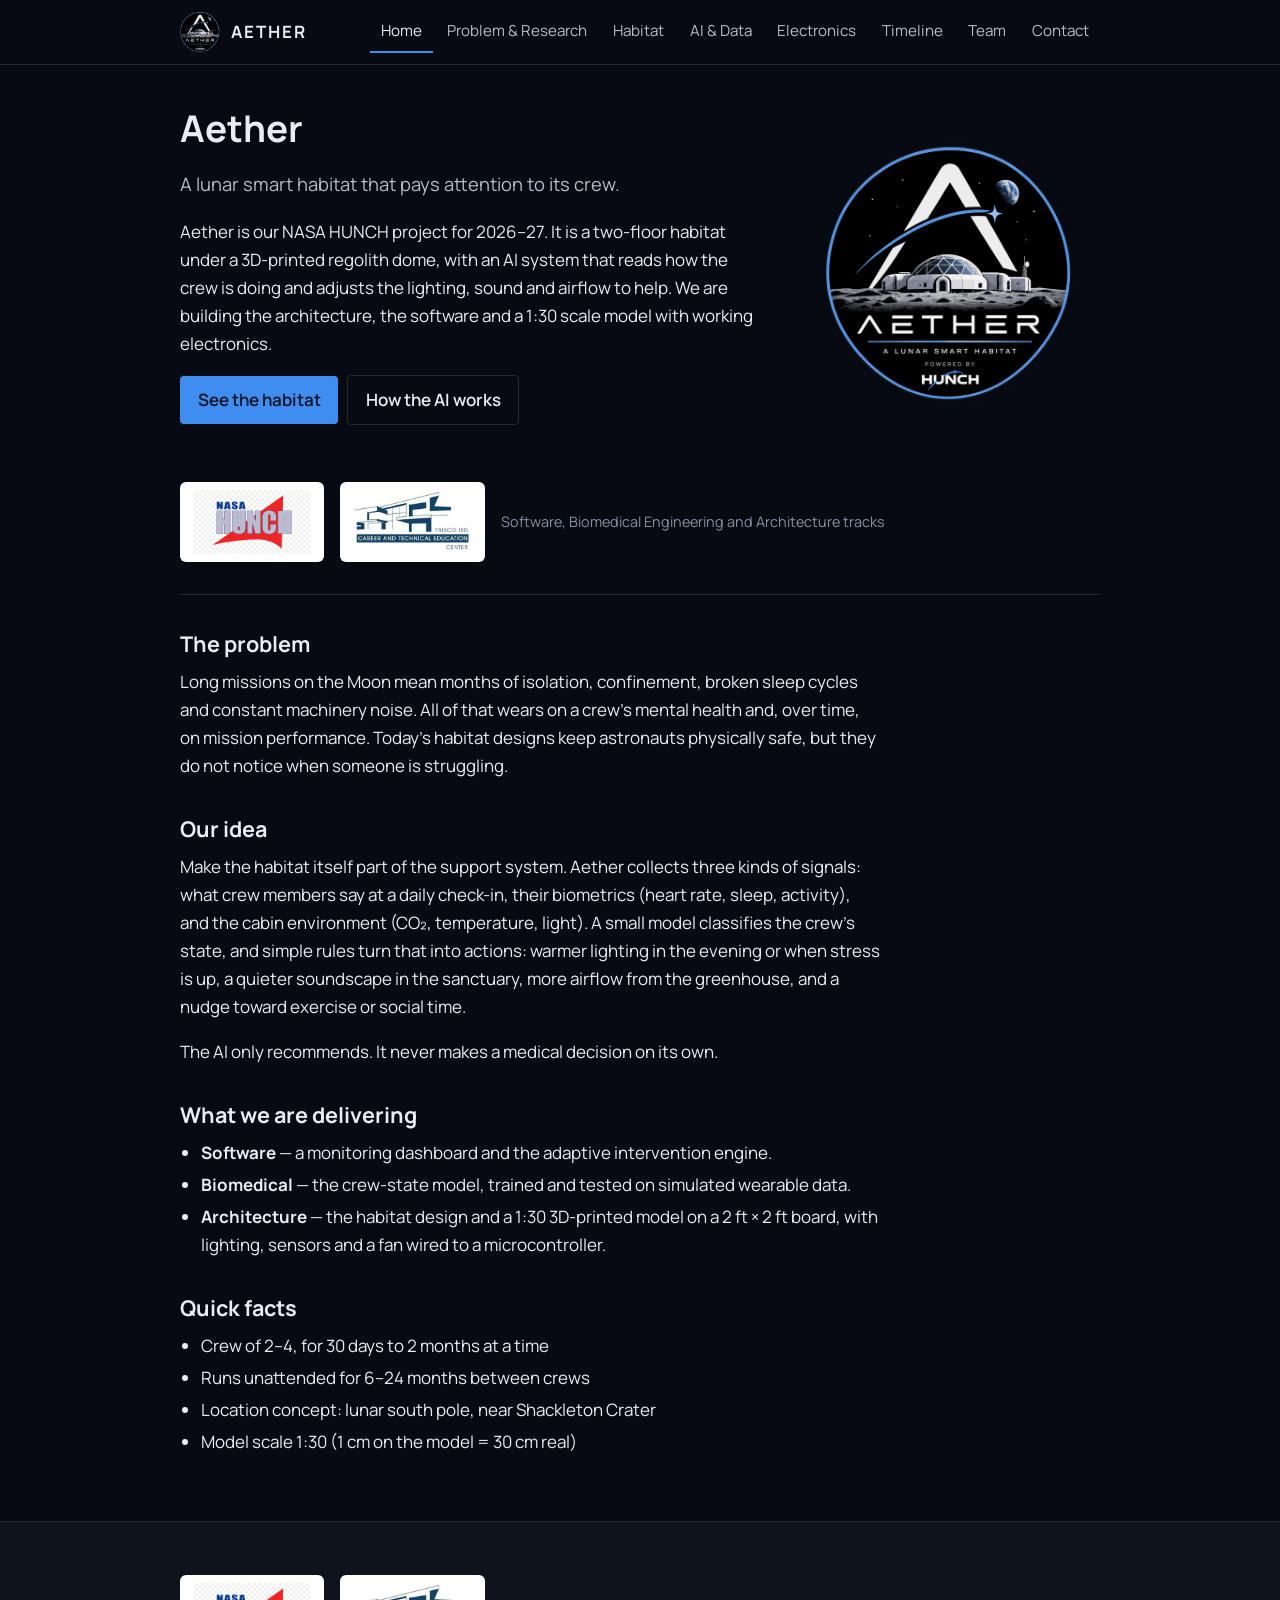
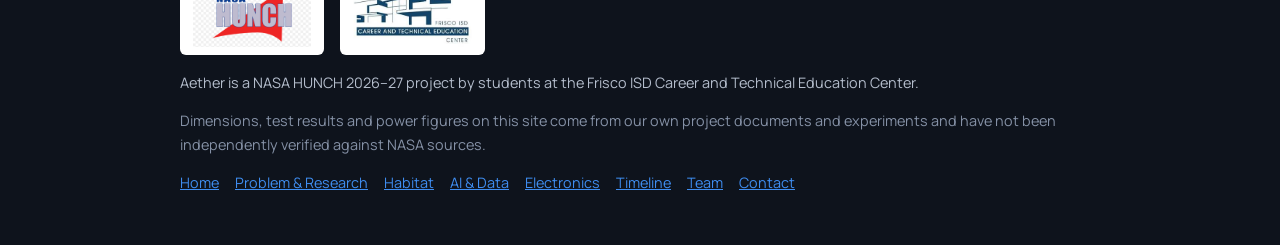
<file: index.html>
<!doctype html><html><head><meta charset=utf8><meta name=viewport content="width=device-width,initial-scale=1,viewport-fit=cover"><style>:root{color-scheme:light;box-sizing:border-box;padding-top:env(safe-area-inset-top,0px);padding-bottom:env(safe-area-inset-bottom,0px)}html{scroll-padding-top:env(safe-area-inset-top,0px)}body{margin:0;padding:0;font:14px -apple-system,BlinkMacSystemFont,sans-serif;background:#fff;color:#000}img{max-width:100%}[hidden]:not([hidden=until-found i]){display:none!important}</style></head><body>
<title>Aether — A Lunar Smart Habitat</title>
<meta name="description" content="Aether, a NASA HUNCH lunar habitat project with AI-assisted crew support, by students at Frisco ISD CTE Center.">
<link rel="icon" type="image/png" href="assets/favicon.png">
<link rel="stylesheet" href="https://fonts.googleapis.com/css2?family=Manrope:wght@400;600;700&display=swap">
<link rel="stylesheet" href="css/aether.css">

<header><div class="wrap">
  <a class="brand" href="index.html"><img src="assets/favicon.png" alt="Aether logo">AETHER</a>
  <button class="nav-toggle" id="navToggle" aria-expanded="false" aria-controls="nav">Menu</button>
  <nav id="nav"><a href="index.html" class="active">Home</a><a href="problem.html">Problem &amp; Research</a><a href="habitat.html">Habitat</a><a href="ai.html">AI &amp; Data</a><a href="electronics.html">Electronics</a><a href="timeline.html">Timeline</a><a href="team.html">Team</a><a href="contact.html">Contact</a></nav>
</div></header>
<main><div class="wrap">

<div class="intro">
  <div>
    <h1>Aether</h1>
    <p class="sub">A lunar smart habitat that pays attention to its crew.</p>
    <p>Aether is our NASA HUNCH project for 2026–27. It is a two-floor habitat under a 3D-printed regolith dome, with an AI system that reads how the crew is doing and adjusts the lighting, sound and airflow to help. We are building the architecture, the software and a 1:30 scale model with working electronics.</p>
    <p><a class="btn" href="habitat.html">See the habitat</a> &nbsp; <a class="btn plain" href="ai.html">How the AI works</a></p>
  </div>
  <img src="assets/aether-logo-640.png" alt="Aether mission patch" width="640" height="640">
</div>

<div class="partners">
  <a class="tile" href="https://nasahunch.com" rel="noopener"><img src="assets/nasa-hunch.png" alt="NASA HUNCH"></a>
  <span class="tile"><img src="assets/frisco-cte.png" alt="Frisco ISD Career and Technical Education Center"></span>
  <span>Software, Biomedical Engineering and Architecture tracks</span>
</div>

<hr>

<h2>The problem</h2>
<p>Long missions on the Moon mean months of isolation, confinement, broken sleep cycles and constant machinery noise. All of that wears on a crew's mental health and, over time, on mission performance. Today's habitat designs keep astronauts physically safe, but they do not notice when someone is struggling.</p>

<h2>Our idea</h2>
<p>Make the habitat itself part of the support system. Aether collects three kinds of signals: what crew members say at a daily check-in, their biometrics (heart rate, sleep, activity), and the cabin environment (CO₂, temperature, light). A small model classifies the crew's state, and simple rules turn that into actions: warmer lighting in the evening or when stress is up, a quieter soundscape in the sanctuary, more airflow from the greenhouse, and a nudge toward exercise or social time.</p>
<p>The AI only recommends. It never makes a medical decision on its own.</p>

<h2>What we are delivering</h2>
<ul>
  <li><b>Software</b> — a monitoring dashboard and the adaptive intervention engine.</li>
  <li><b>Biomedical</b> — the crew-state model, trained and tested on simulated wearable data.</li>
  <li><b>Architecture</b> — the habitat design and a 1:30 3D-printed model on a 2 ft × 2 ft board, with lighting, sensors and a fan wired to a microcontroller.</li>
</ul>

<h2>Quick facts</h2>
<ul>
  <li>Crew of 2–4, for 30 days to 2 months at a time</li>
  <li>Runs unattended for 6–24 months between crews</li>
  <li>Location concept: lunar south pole, near Shackleton Crater</li>
  <li>Model scale 1:30 (1 cm on the model = 30 cm real)</li>
</ul>

</div></main>
<footer><div class="wrap">
  <div class="partners">
    <a class="tile" href="https://nasahunch.com" rel="noopener"><img src="assets/nasa-hunch.png" alt="NASA HUNCH"></a>
    <span class="tile"><img src="assets/frisco-cte.png" alt="Frisco ISD Career and Technical Education Center"></span>
  </div>
  <p style="margin-top:1rem">Aether is a NASA HUNCH 2026–27 project by students at the Frisco ISD Career and Technical Education Center.</p>
  <p class="small muted">Dimensions, test results and power figures on this site come from our own project documents and experiments and have not been independently verified against NASA sources.</p>
  <p class="links"><a href="index.html">Home</a><a href="problem.html">Problem &amp; Research</a><a href="habitat.html">Habitat</a><a href="ai.html">AI &amp; Data</a><a href="electronics.html">Electronics</a><a href="timeline.html">Timeline</a><a href="team.html">Team</a><a href="contact.html">Contact</a></p>
</div></footer>
<script>
(function(){var t=document.getElementById("navToggle"),n=document.getElementById("nav");t.addEventListener("click",function(){var o=n.classList.toggle("open");t.setAttribute("aria-expanded",o);});})();
</script>

</body></html>
</file>
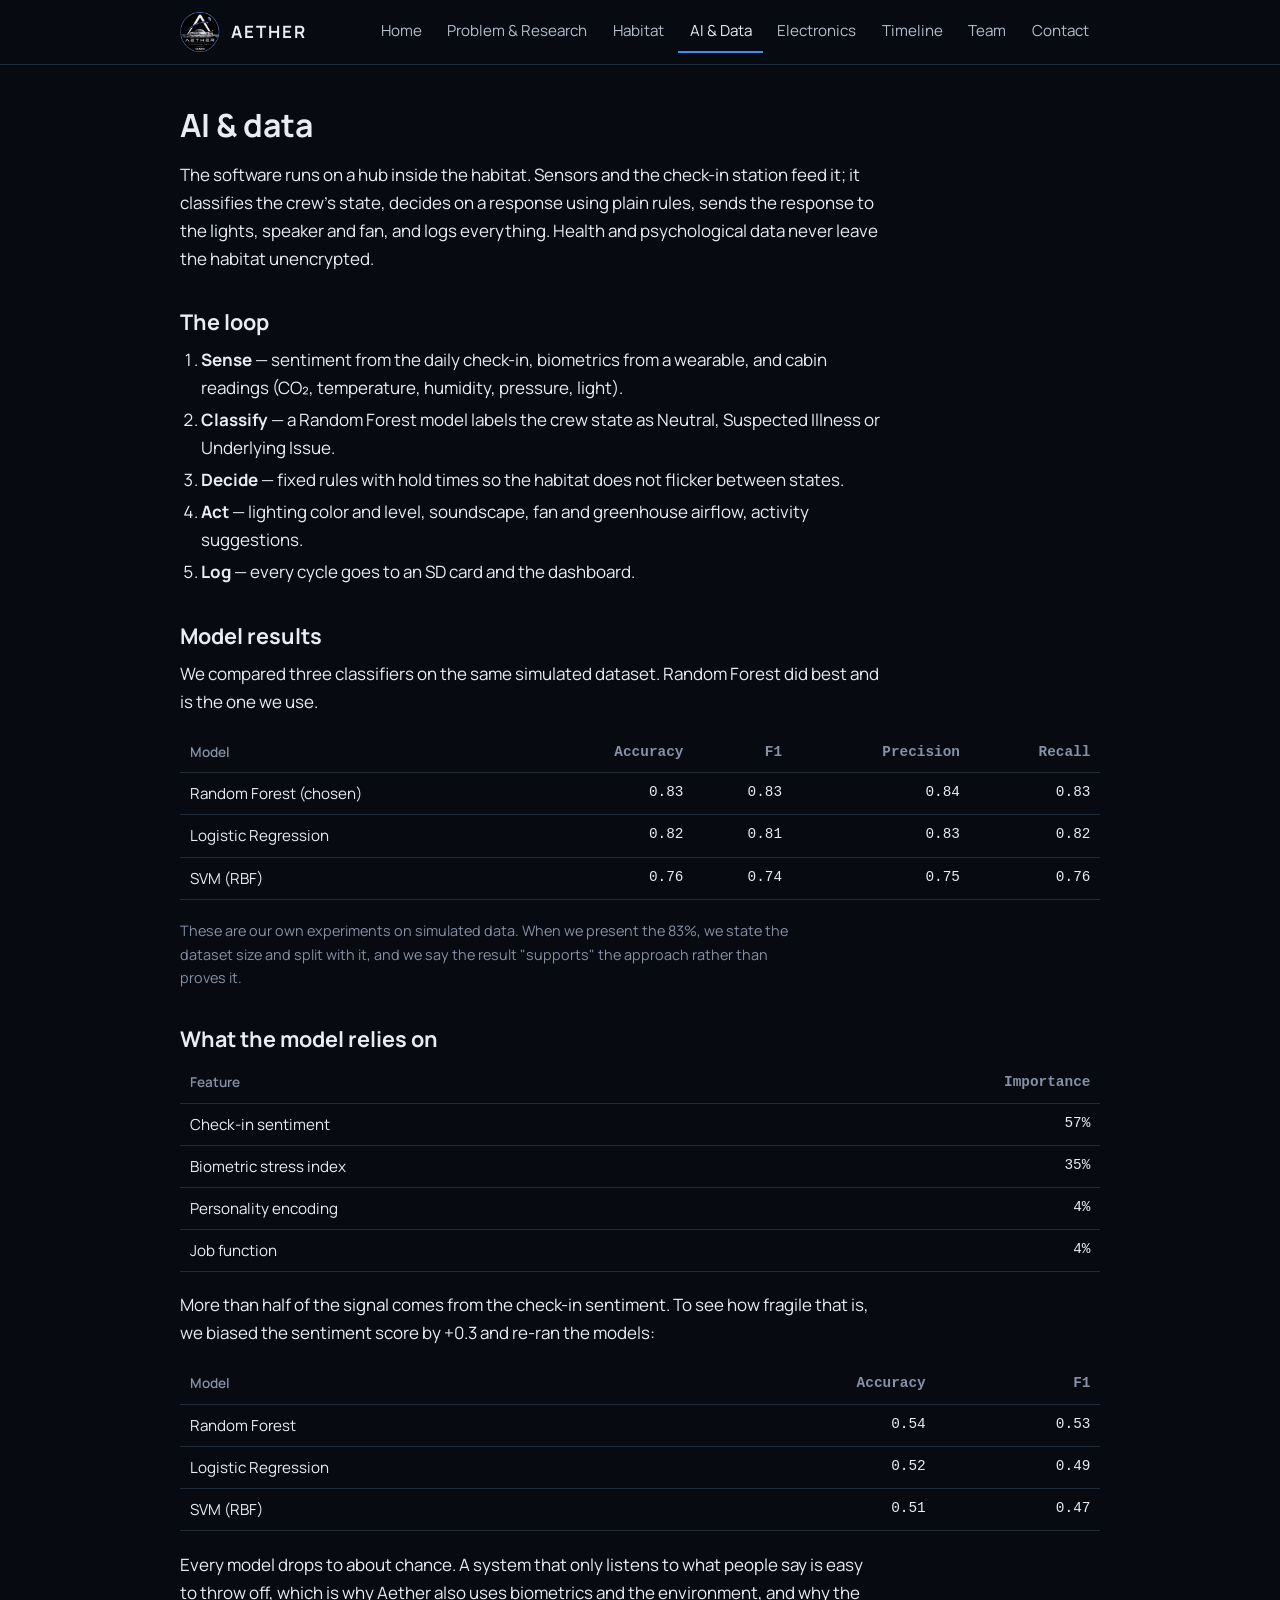
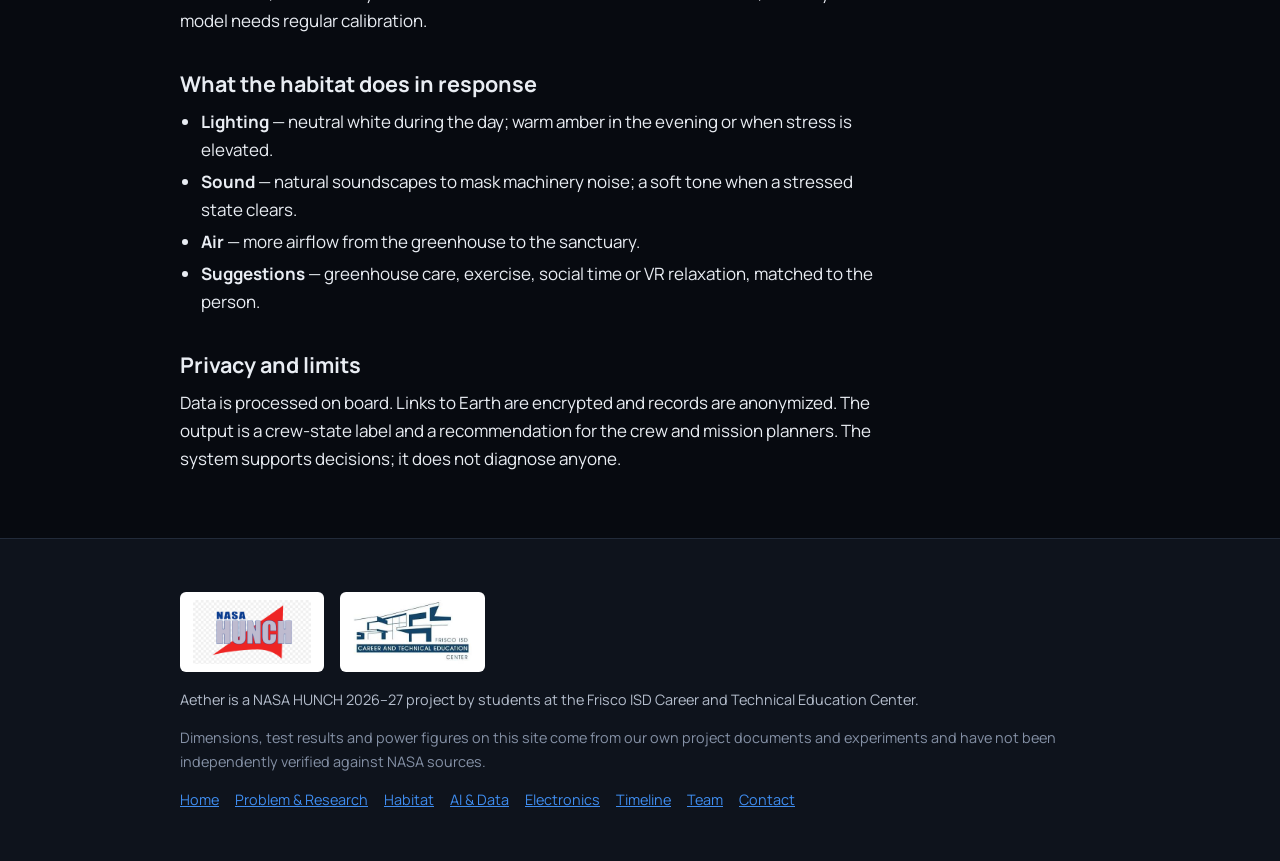
<file: ai.html>
<!doctype html>
<html lang="en">
<head>
<meta charset="utf-8">
<meta name="viewport" content="width=device-width, initial-scale=1, viewport-fit=cover">
<title>AI &amp; Data — Aether</title>
<meta name="description" content="The crew-state model, results and responses.">
<link rel="icon" type="image/png" href="assets/favicon.png">
<link rel="stylesheet" href="https://fonts.googleapis.com/css2?family=Manrope:wght@400;600;700&display=swap">
<link rel="stylesheet" href="css/aether.css">
</head>
<body>
<header><div class="wrap">
  <a class="brand" href="index.html"><img src="assets/favicon.png" alt="Aether logo">AETHER</a>
  <button class="nav-toggle" id="navToggle" aria-expanded="false" aria-controls="nav">Menu</button>
  <nav id="nav"><a href="index.html">Home</a><a href="problem.html">Problem &amp; Research</a><a href="habitat.html">Habitat</a><a href="ai.html" class="active">AI &amp; Data</a><a href="electronics.html">Electronics</a><a href="timeline.html">Timeline</a><a href="team.html">Team</a><a href="contact.html">Contact</a></nav>
</div></header>
<main><div class="wrap">

<h1>AI &amp; data</h1>
<p>The software runs on a hub inside the habitat. Sensors and the check-in station feed it; it classifies the crew's state, decides on a response using plain rules, sends the response to the lights, speaker and fan, and logs everything. Health and psychological data never leave the habitat unencrypted.</p>

<h2>The loop</h2>
<ol>
  <li><b>Sense</b> — sentiment from the daily check-in, biometrics from a wearable, and cabin readings (CO₂, temperature, humidity, pressure, light).</li>
  <li><b>Classify</b> — a Random Forest model labels the crew state as Neutral, Suspected Illness or Underlying Issue.</li>
  <li><b>Decide</b> — fixed rules with hold times so the habitat does not flicker between states.</li>
  <li><b>Act</b> — lighting color and level, soundscape, fan and greenhouse airflow, activity suggestions.</li>
  <li><b>Log</b> — every cycle goes to an SD card and the dashboard.</li>
</ol>

<h2>Model results</h2>
<p>We compared three classifiers on the same simulated dataset. Random Forest did best and is the one we use.</p>
<div class="table-wrap"><table><thead><tr><th class="">Model</th><th class="num">Accuracy</th><th class="num">F1</th><th class="num">Precision</th><th class="num">Recall</th></tr></thead><tbody><tr><td class="">Random Forest (chosen)</td><td class="num">0.83</td><td class="num">0.83</td><td class="num">0.84</td><td class="num">0.83</td></tr><tr><td class="">Logistic Regression</td><td class="num">0.82</td><td class="num">0.81</td><td class="num">0.83</td><td class="num">0.82</td></tr><tr><td class="">SVM (RBF)</td><td class="num">0.76</td><td class="num">0.74</td><td class="num">0.75</td><td class="num">0.76</td></tr></tbody></table></div>
<p class="small muted">These are our own experiments on simulated data. When we present the 83%, we state the dataset size and split with it, and we say the result "supports" the approach rather than proves it.</p>

<h2>What the model relies on</h2>
<div class="table-wrap"><table><thead><tr><th class="">Feature</th><th class="num">Importance</th></tr></thead><tbody><tr><td class="">Check-in sentiment</td><td class="num">57%</td></tr><tr><td class="">Biometric stress index</td><td class="num">35%</td></tr><tr><td class="">Personality encoding</td><td class="num">4%</td></tr><tr><td class="">Job function</td><td class="num">4%</td></tr></tbody></table></div>
<p>More than half of the signal comes from the check-in sentiment. To see how fragile that is, we biased the sentiment score by +0.3 and re-ran the models:</p>
<div class="table-wrap"><table><thead><tr><th class="">Model</th><th class="num">Accuracy</th><th class="num">F1</th></tr></thead><tbody><tr><td class="">Random Forest</td><td class="num">0.54</td><td class="num">0.53</td></tr><tr><td class="">Logistic Regression</td><td class="num">0.52</td><td class="num">0.49</td></tr><tr><td class="">SVM (RBF)</td><td class="num">0.51</td><td class="num">0.47</td></tr></tbody></table></div>
<p>Every model drops to about chance. A system that only listens to what people say is easy to throw off, which is why Aether also uses biometrics and the environment, and why the model needs regular calibration.</p>

<h2>What the habitat does in response</h2>
<ul>
  <li><b>Lighting</b> — neutral white during the day; warm amber in the evening or when stress is elevated.</li>
  <li><b>Sound</b> — natural soundscapes to mask machinery noise; a soft tone when a stressed state clears.</li>
  <li><b>Air</b> — more airflow from the greenhouse to the sanctuary.</li>
  <li><b>Suggestions</b> — greenhouse care, exercise, social time or VR relaxation, matched to the person.</li>
</ul>

<h2>Privacy and limits</h2>
<p>Data is processed on board. Links to Earth are encrypted and records are anonymized. The output is a crew-state label and a recommendation for the crew and mission planners. The system supports decisions; it does not diagnose anyone.</p>

</div></main>
<footer><div class="wrap">
  <div class="partners">
    <a class="tile" href="https://nasahunch.com" rel="noopener"><img src="assets/nasa-hunch.png" alt="NASA HUNCH"></a>
    <span class="tile"><img src="assets/frisco-cte.png" alt="Frisco ISD Career and Technical Education Center"></span>
  </div>
  <p style="margin-top:1rem">Aether is a NASA HUNCH 2026–27 project by students at the Frisco ISD Career and Technical Education Center.</p>
  <p class="small muted">Dimensions, test results and power figures on this site come from our own project documents and experiments and have not been independently verified against NASA sources.</p>
  <p class="links"><a href="index.html">Home</a><a href="problem.html">Problem &amp; Research</a><a href="habitat.html">Habitat</a><a href="ai.html">AI &amp; Data</a><a href="electronics.html">Electronics</a><a href="timeline.html">Timeline</a><a href="team.html">Team</a><a href="contact.html">Contact</a></p>
</div></footer>
<script>
(function(){var t=document.getElementById("navToggle"),n=document.getElementById("nav");t.addEventListener("click",function(){var o=n.classList.toggle("open");t.setAttribute("aria-expanded",o);});})();
</script>
</body>
</html>
</file>
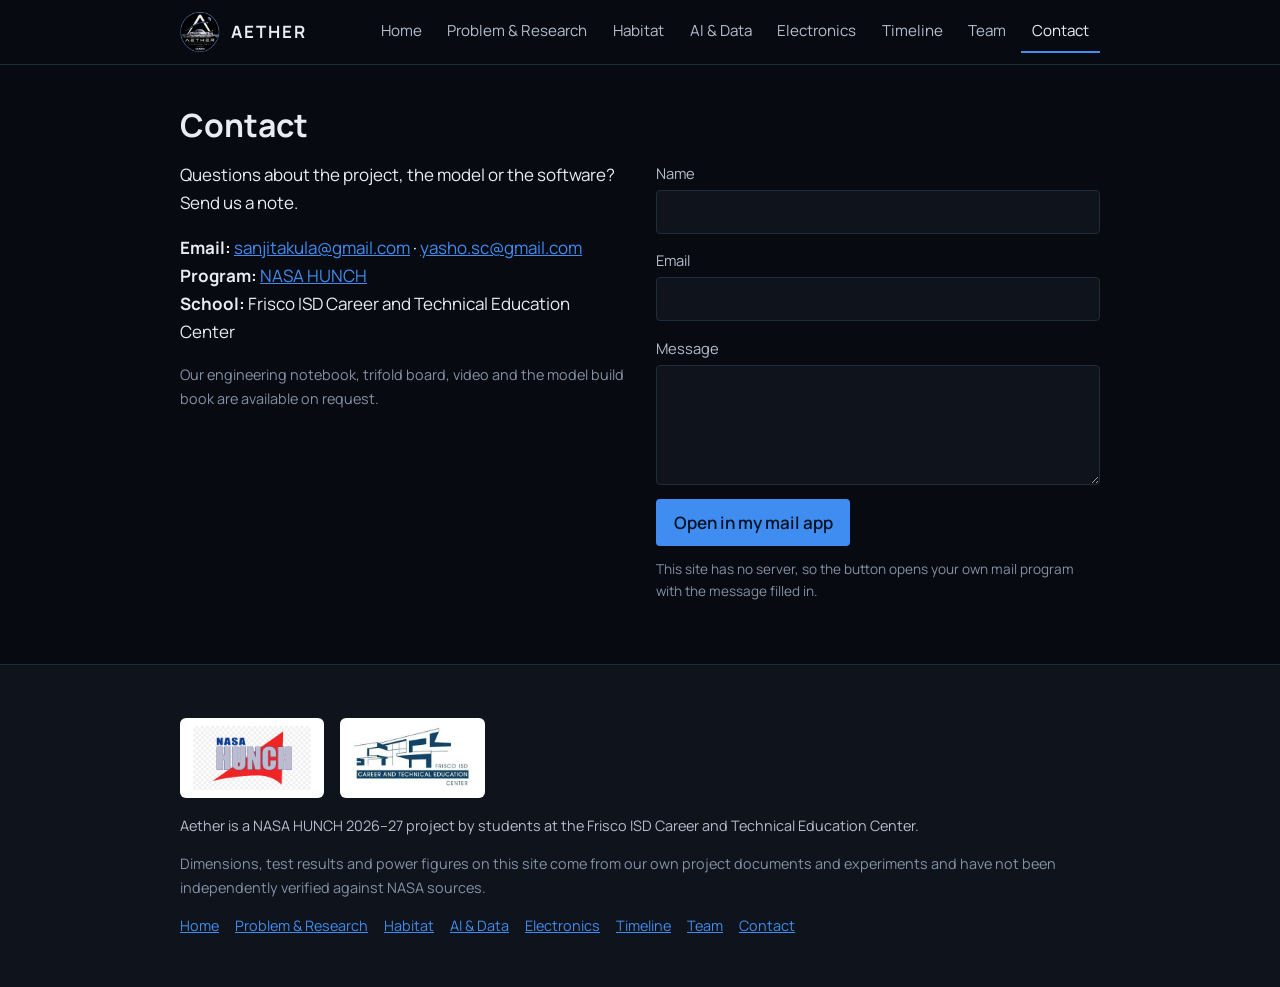
<file: contact.html>
<!doctype html>
<html lang="en">
<head>
<meta charset="utf-8">
<meta name="viewport" content="width=device-width, initial-scale=1, viewport-fit=cover">
<title>Contact — Aether</title>
<meta name="description" content="Contact the Aether team.">
<link rel="icon" type="image/png" href="assets/favicon.png">
<link rel="stylesheet" href="https://fonts.googleapis.com/css2?family=Manrope:wght@400;600;700&display=swap">
<link rel="stylesheet" href="css/aether.css">
</head>
<body>
<header><div class="wrap">
  <a class="brand" href="index.html"><img src="assets/favicon.png" alt="Aether logo">AETHER</a>
  <button class="nav-toggle" id="navToggle" aria-expanded="false" aria-controls="nav">Menu</button>
  <nav id="nav"><a href="index.html">Home</a><a href="problem.html">Problem &amp; Research</a><a href="habitat.html">Habitat</a><a href="ai.html">AI &amp; Data</a><a href="electronics.html">Electronics</a><a href="timeline.html">Timeline</a><a href="team.html">Team</a><a href="contact.html" class="active">Contact</a></nav>
</div></header>
<main><div class="wrap">

<h1>Contact</h1>
<div class="two">
  <div>
    <p>Questions about the project, the model or the software? Send us a note.</p>
    <p><b>Email:</b> <a href="mailto:sanjitakula@gmail.com">sanjitakula@gmail.com</a> · <a href="mailto:yasho.sc@gmail.com">yasho.sc@gmail.com</a><br>
    <b>Program:</b> <a href="https://nasahunch.com" rel="noopener">NASA HUNCH</a><br>
    <b>School:</b> Frisco ISD Career and Technical Education Center</p>
    <p class="small muted">Our engineering notebook, trifold board, video and the model build book are available on request.</p>
  </div>
  <form id="contactForm">
    <label>Name<input id="cName" required></label>
    <label>Email<input id="cEmail" type="email" required></label>
    <label>Message<textarea id="cMsg" required></textarea></label>
    <button type="submit">Open in my mail app</button>
    <p class="status" id="formNote" style="margin-top:.7rem">This site has no server, so the button opens your own mail program with the message filled in.</p>
  </form>
</div>
<script>
(function(){var f=document.getElementById("contactForm");if(!f)return;f.addEventListener("submit",function(e){e.preventDefault();var to="sanjitakula@gmail.com,yasho.sc@gmail.com";var s=encodeURIComponent("Aether website message from "+document.getElementById("cName").value);var b=encodeURIComponent(document.getElementById("cMsg").value+"\n\nFrom: "+document.getElementById("cEmail").value);if(!to){document.getElementById("formNote").textContent="No team address is set yet. Edit the 'to' variable at the bottom of contact.html.";return;}location.href="mailto:"+to+"?subject="+s+"&body="+b;});})();
</script>

</div></main>
<footer><div class="wrap">
  <div class="partners">
    <a class="tile" href="https://nasahunch.com" rel="noopener"><img src="assets/nasa-hunch.png" alt="NASA HUNCH"></a>
    <span class="tile"><img src="assets/frisco-cte.png" alt="Frisco ISD Career and Technical Education Center"></span>
  </div>
  <p style="margin-top:1rem">Aether is a NASA HUNCH 2026–27 project by students at the Frisco ISD Career and Technical Education Center.</p>
  <p class="small muted">Dimensions, test results and power figures on this site come from our own project documents and experiments and have not been independently verified against NASA sources.</p>
  <p class="links"><a href="index.html">Home</a><a href="problem.html">Problem &amp; Research</a><a href="habitat.html">Habitat</a><a href="ai.html">AI &amp; Data</a><a href="electronics.html">Electronics</a><a href="timeline.html">Timeline</a><a href="team.html">Team</a><a href="contact.html">Contact</a></p>
</div></footer>
<script>
(function(){var t=document.getElementById("navToggle"),n=document.getElementById("nav");t.addEventListener("click",function(){var o=n.classList.toggle("open");t.setAttribute("aria-expanded",o);});})();
</script>
</body>
</html>
</file>
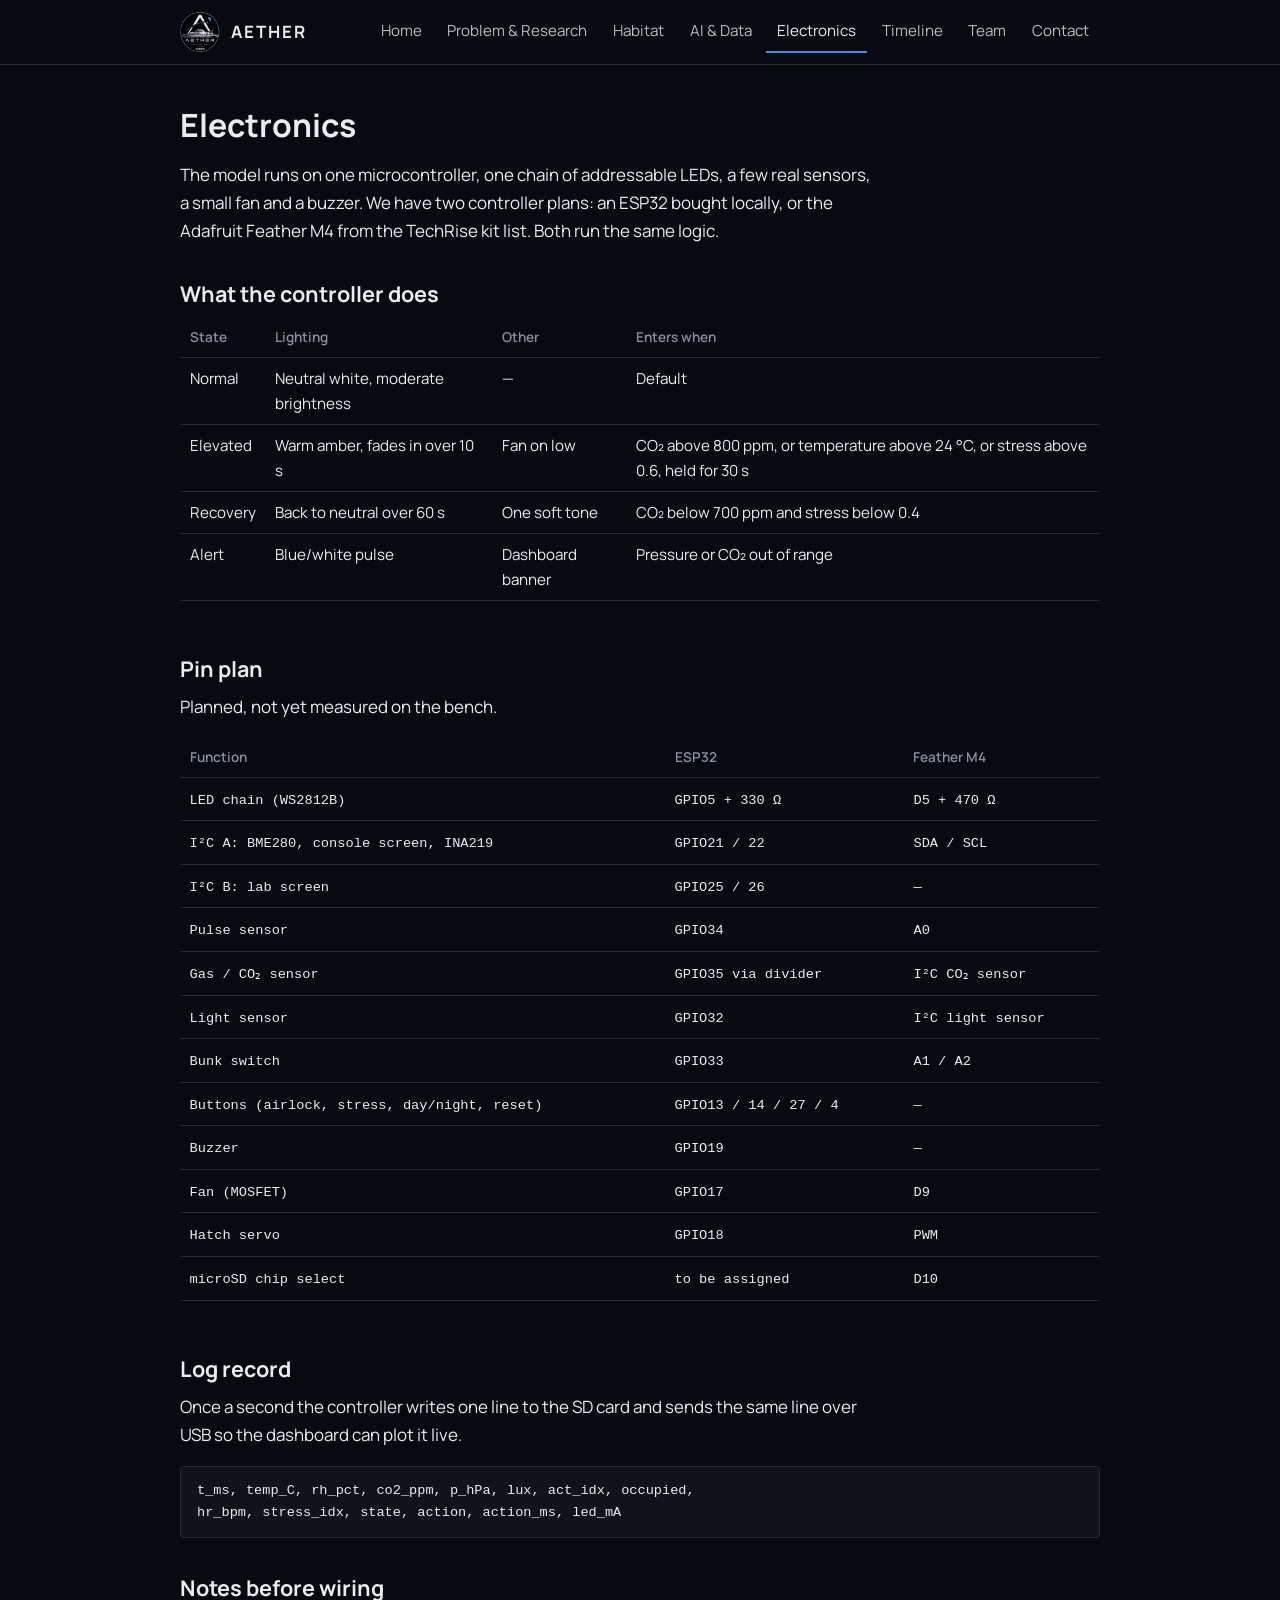
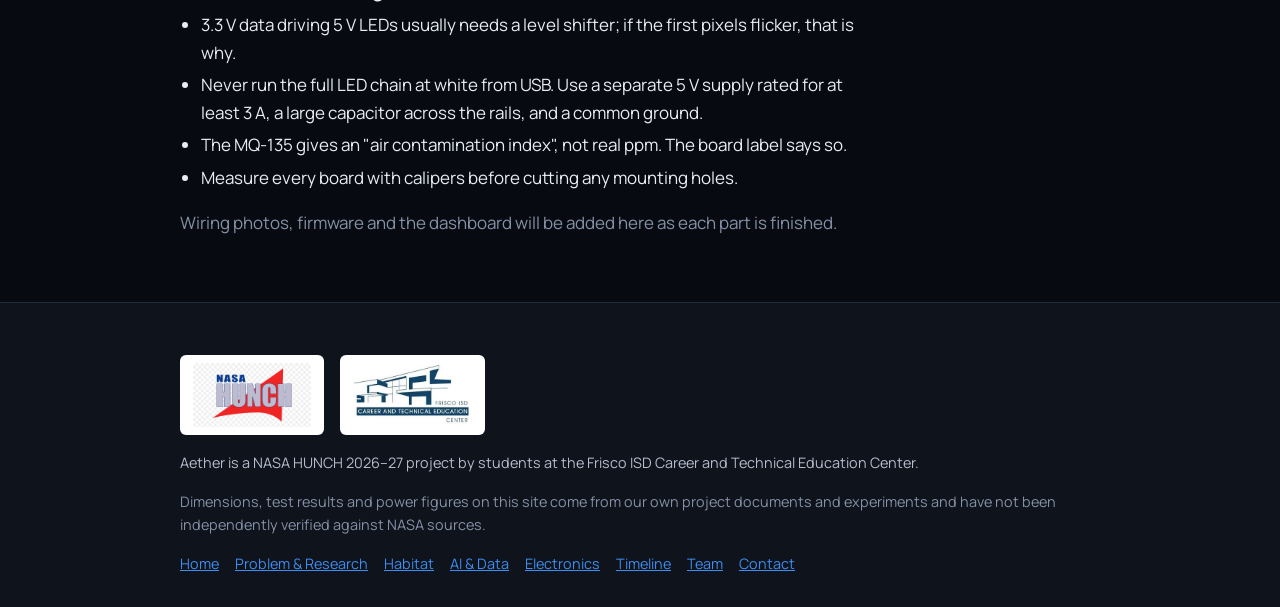
<file: electronics.html>
<!doctype html>
<html lang="en">
<head>
<meta charset="utf-8">
<meta name="viewport" content="width=device-width, initial-scale=1, viewport-fit=cover">
<title>Electronics — Aether</title>
<meta name="description" content="Controller, states, pin plan and log record.">
<link rel="icon" type="image/png" href="assets/favicon.png">
<link rel="stylesheet" href="https://fonts.googleapis.com/css2?family=Manrope:wght@400;600;700&display=swap">
<link rel="stylesheet" href="css/aether.css">
</head>
<body>
<header><div class="wrap">
  <a class="brand" href="index.html"><img src="assets/favicon.png" alt="Aether logo">AETHER</a>
  <button class="nav-toggle" id="navToggle" aria-expanded="false" aria-controls="nav">Menu</button>
  <nav id="nav"><a href="index.html">Home</a><a href="problem.html">Problem &amp; Research</a><a href="habitat.html">Habitat</a><a href="ai.html">AI &amp; Data</a><a href="electronics.html" class="active">Electronics</a><a href="timeline.html">Timeline</a><a href="team.html">Team</a><a href="contact.html">Contact</a></nav>
</div></header>
<main><div class="wrap">

<h1>Electronics</h1>
<p>The model runs on one microcontroller, one chain of addressable LEDs, a few real sensors, a small fan and a buzzer. We have two controller plans: an ESP32 bought locally, or the Adafruit Feather M4 from the TechRise kit list. Both run the same logic.</p>

<h2>What the controller does</h2>
<div class="table-wrap"><table><thead><tr><th class="">State</th><th class="">Lighting</th><th class="">Other</th><th class="">Enters when</th></tr></thead><tbody><tr><td class="">Normal</td><td class="">Neutral white, moderate brightness</td><td class="">—</td><td class="">Default</td></tr><tr><td class="">Elevated</td><td class="">Warm amber, fades in over 10 s</td><td class="">Fan on low</td><td class="">CO₂ above 800 ppm, or temperature above 24 °C, or stress above 0.6, held for 30 s</td></tr><tr><td class="">Recovery</td><td class="">Back to neutral over 60 s</td><td class="">One soft tone</td><td class="">CO₂ below 700 ppm and stress below 0.4</td></tr><tr><td class="">Alert</td><td class="">Blue/white pulse</td><td class="">Dashboard banner</td><td class="">Pressure or CO₂ out of range</td></tr></tbody></table></div>

<h2>Pin plan</h2>
<p>Planned, not yet measured on the bench.</p>
<div class="table-wrap"><table><thead><tr><th class="">Function</th><th class="">ESP32</th><th class="">Feather M4</th></tr></thead><tbody><tr><td class=""><span class="mono">LED chain (WS2812B)</span></td><td class=""><span class="mono">GPIO5 + 330 Ω</span></td><td class=""><span class="mono">D5 + 470 Ω</span></td></tr><tr><td class=""><span class="mono">I²C A: BME280, console screen, INA219</span></td><td class=""><span class="mono">GPIO21 / 22</span></td><td class=""><span class="mono">SDA / SCL</span></td></tr><tr><td class=""><span class="mono">I²C B: lab screen</span></td><td class=""><span class="mono">GPIO25 / 26</span></td><td class=""><span class="mono">—</span></td></tr><tr><td class=""><span class="mono">Pulse sensor</span></td><td class=""><span class="mono">GPIO34</span></td><td class=""><span class="mono">A0</span></td></tr><tr><td class=""><span class="mono">Gas / CO₂ sensor</span></td><td class=""><span class="mono">GPIO35 via divider</span></td><td class=""><span class="mono">I²C CO₂ sensor</span></td></tr><tr><td class=""><span class="mono">Light sensor</span></td><td class=""><span class="mono">GPIO32</span></td><td class=""><span class="mono">I²C light sensor</span></td></tr><tr><td class=""><span class="mono">Bunk switch</span></td><td class=""><span class="mono">GPIO33</span></td><td class=""><span class="mono">A1 / A2</span></td></tr><tr><td class=""><span class="mono">Buttons (airlock, stress, day/night, reset)</span></td><td class=""><span class="mono">GPIO13 / 14 / 27 / 4</span></td><td class=""><span class="mono">—</span></td></tr><tr><td class=""><span class="mono">Buzzer</span></td><td class=""><span class="mono">GPIO19</span></td><td class=""><span class="mono">—</span></td></tr><tr><td class=""><span class="mono">Fan (MOSFET)</span></td><td class=""><span class="mono">GPIO17</span></td><td class=""><span class="mono">D9</span></td></tr><tr><td class=""><span class="mono">Hatch servo</span></td><td class=""><span class="mono">GPIO18</span></td><td class=""><span class="mono">PWM</span></td></tr><tr><td class=""><span class="mono">microSD chip select</span></td><td class=""><span class="mono">to be assigned</span></td><td class=""><span class="mono">D10</span></td></tr></tbody></table></div>

<h2>Log record</h2>
<p>Once a second the controller writes one line to the SD card and sends the same line over USB so the dashboard can plot it live.</p>
<pre>t_ms, temp_C, rh_pct, co2_ppm, p_hPa, lux, act_idx, occupied,
hr_bpm, stress_idx, state, action, action_ms, led_mA</pre>

<h2>Notes before wiring</h2>
<ul>
  <li>3.3 V data driving 5 V LEDs usually needs a level shifter; if the first pixels flicker, that is why.</li>
  <li>Never run the full LED chain at white from USB. Use a separate 5 V supply rated for at least 3 A, a large capacitor across the rails, and a common ground.</li>
  <li>The MQ-135 gives an "air contamination index", not real ppm. The board label says so.</li>
  <li>Measure every board with calipers before cutting any mounting holes.</li>
</ul>
<p class="muted">Wiring photos, firmware and the dashboard will be added here as each part is finished.</p>

</div></main>
<footer><div class="wrap">
  <div class="partners">
    <a class="tile" href="https://nasahunch.com" rel="noopener"><img src="assets/nasa-hunch.png" alt="NASA HUNCH"></a>
    <span class="tile"><img src="assets/frisco-cte.png" alt="Frisco ISD Career and Technical Education Center"></span>
  </div>
  <p style="margin-top:1rem">Aether is a NASA HUNCH 2026–27 project by students at the Frisco ISD Career and Technical Education Center.</p>
  <p class="small muted">Dimensions, test results and power figures on this site come from our own project documents and experiments and have not been independently verified against NASA sources.</p>
  <p class="links"><a href="index.html">Home</a><a href="problem.html">Problem &amp; Research</a><a href="habitat.html">Habitat</a><a href="ai.html">AI &amp; Data</a><a href="electronics.html">Electronics</a><a href="timeline.html">Timeline</a><a href="team.html">Team</a><a href="contact.html">Contact</a></p>
</div></footer>
<script>
(function(){var t=document.getElementById("navToggle"),n=document.getElementById("nav");t.addEventListener("click",function(){var o=n.classList.toggle("open");t.setAttribute("aria-expanded",o);});})();
</script>
</body>
</html>
</file>
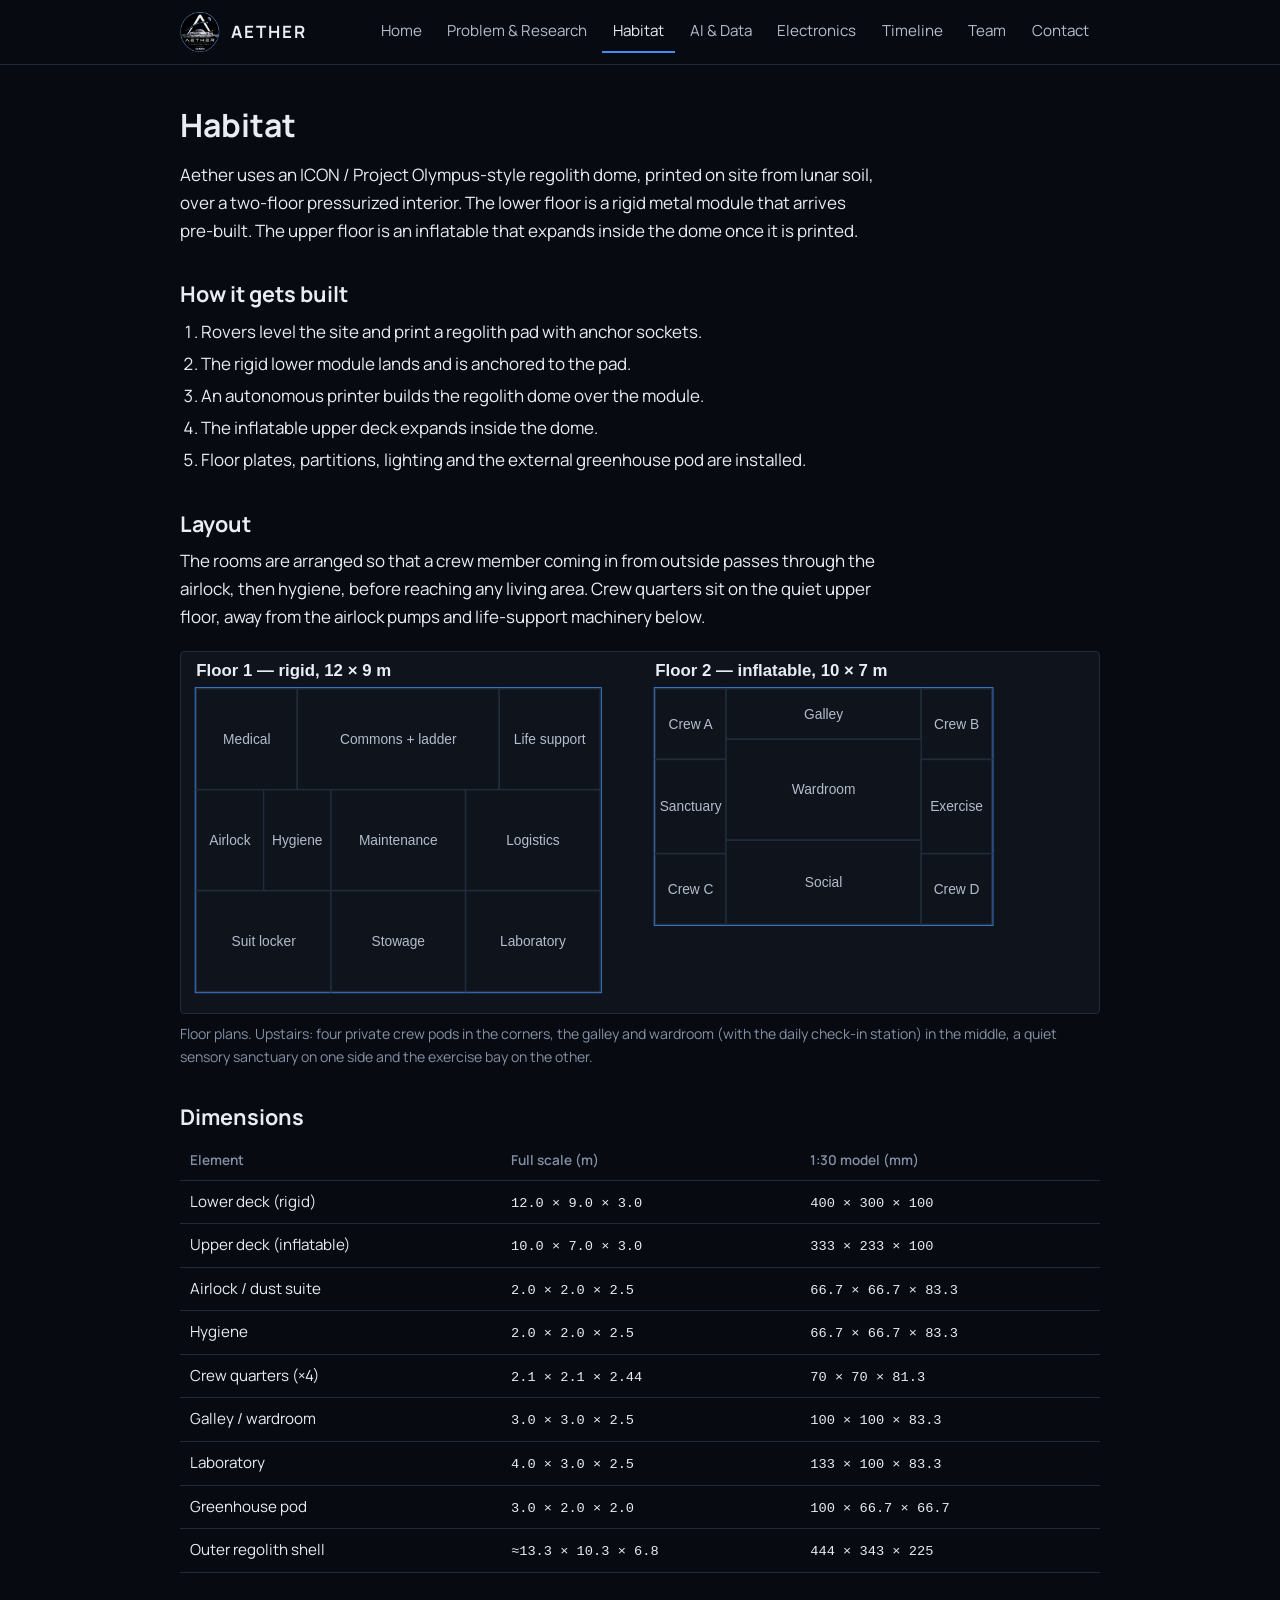
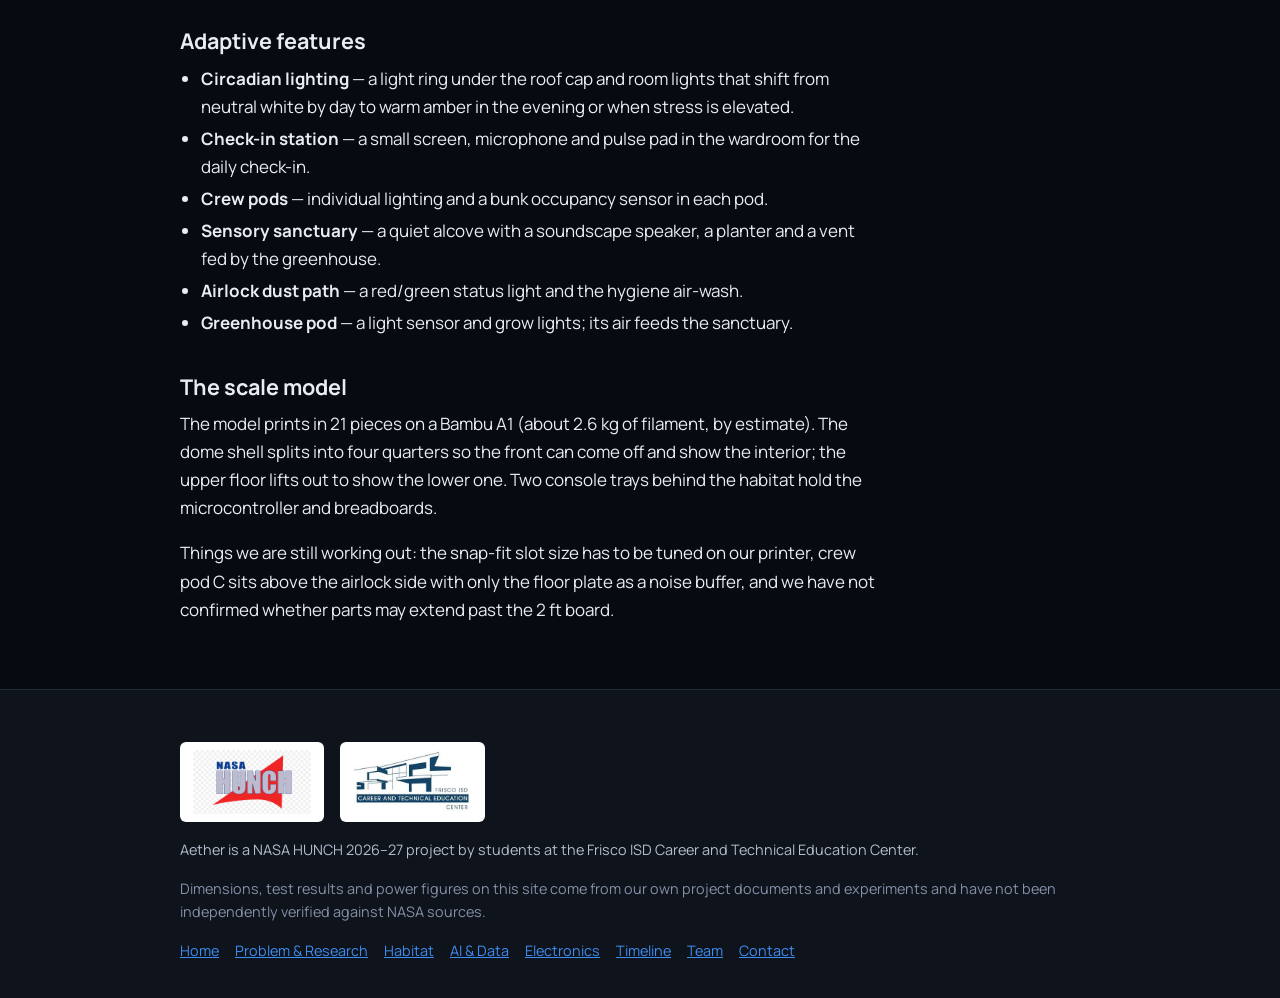
<file: habitat.html>
<!doctype html>
<html lang="en">
<head>
<meta charset="utf-8">
<meta name="viewport" content="width=device-width, initial-scale=1, viewport-fit=cover">
<title>Habitat — Aether</title>
<meta name="description" content="Habitat architecture, layout, dimensions and the 1:30 model.">
<link rel="icon" type="image/png" href="assets/favicon.png">
<link rel="stylesheet" href="https://fonts.googleapis.com/css2?family=Manrope:wght@400;600;700&display=swap">
<link rel="stylesheet" href="css/aether.css">
</head>
<body>
<header><div class="wrap">
  <a class="brand" href="index.html"><img src="assets/favicon.png" alt="Aether logo">AETHER</a>
  <button class="nav-toggle" id="navToggle" aria-expanded="false" aria-controls="nav">Menu</button>
  <nav id="nav"><a href="index.html">Home</a><a href="problem.html">Problem &amp; Research</a><a href="habitat.html" class="active">Habitat</a><a href="ai.html">AI &amp; Data</a><a href="electronics.html">Electronics</a><a href="timeline.html">Timeline</a><a href="team.html">Team</a><a href="contact.html">Contact</a></nav>
</div></header>
<main><div class="wrap">

<h1>Habitat</h1>
<p>Aether uses an ICON / Project Olympus-style regolith dome, printed on site from lunar soil, over a two-floor pressurized interior. The lower floor is a rigid metal module that arrives pre-built. The upper floor is an inflatable that expands inside the dome once it is printed.</p>

<h2>How it gets built</h2>
<ol>
  <li>Rovers level the site and print a regolith pad with anchor sockets.</li>
  <li>The rigid lower module lands and is anchored to the pad.</li>
  <li>An autonomous printer builds the regolith dome over the module.</li>
  <li>The inflatable upper deck expands inside the dome.</li>
  <li>Floor plates, partitions, lighting and the external greenhouse pod are installed.</li>
</ol>

<h2>Layout</h2>
<p>The rooms are arranged so that a crew member coming in from outside passes through the airlock, then hygiene, before reaching any living area. Crew quarters sit on the quiet upper floor, away from the airlock pumps and life-support machinery below.</p>
<figure><svg viewBox="0 0 600 236" role="img" aria-label="Floor plans of both decks"><rect x="10" y="24" width="264" height="198" fill="#070a10" stroke="#3f8df0" stroke-width="2"/><rect x="10" y="24" width="66" height="66" fill="#0e131c" stroke="#222b3a"/><text x="43.0" y="60.0" text-anchor="middle" font-size="9" font-family="Arial, sans-serif" fill="#b4bdcc">Medical</text><rect x="76" y="24" width="132" height="66" fill="#0e131c" stroke="#222b3a"/><text x="142.0" y="60.0" text-anchor="middle" font-size="9" font-family="Arial, sans-serif" fill="#b4bdcc">Commons + ladder</text><rect x="208" y="24" width="66" height="66" fill="#0e131c" stroke="#222b3a"/><text x="241.0" y="60.0" text-anchor="middle" font-size="9" font-family="Arial, sans-serif" fill="#b4bdcc">Life support</text><rect x="10" y="90" width="44" height="66" fill="#0e131c" stroke="#222b3a"/><text x="32.0" y="126.0" text-anchor="middle" font-size="9" font-family="Arial, sans-serif" fill="#b4bdcc">Airlock</text><rect x="54" y="90" width="44" height="66" fill="#0e131c" stroke="#222b3a"/><text x="76.0" y="126.0" text-anchor="middle" font-size="9" font-family="Arial, sans-serif" fill="#b4bdcc">Hygiene</text><rect x="98" y="90" width="88" height="66" fill="#0e131c" stroke="#222b3a"/><text x="142.0" y="126.0" text-anchor="middle" font-size="9" font-family="Arial, sans-serif" fill="#b4bdcc">Maintenance</text><rect x="186" y="90" width="88" height="66" fill="#0e131c" stroke="#222b3a"/><text x="230.0" y="126.0" text-anchor="middle" font-size="9" font-family="Arial, sans-serif" fill="#b4bdcc">Logistics</text><rect x="10" y="156" width="88" height="66" fill="#0e131c" stroke="#222b3a"/><text x="54.0" y="192.0" text-anchor="middle" font-size="9" font-family="Arial, sans-serif" fill="#b4bdcc">Suit locker</text><rect x="98" y="156" width="88" height="66" fill="#0e131c" stroke="#222b3a"/><text x="142.0" y="192.0" text-anchor="middle" font-size="9" font-family="Arial, sans-serif" fill="#b4bdcc">Stowage</text><rect x="186" y="156" width="88" height="66" fill="#0e131c" stroke="#222b3a"/><text x="230.0" y="192.0" text-anchor="middle" font-size="9" font-family="Arial, sans-serif" fill="#b4bdcc">Laboratory</text><text x="10" y="16" font-size="11" font-family="Arial, sans-serif" font-weight="bold" fill="#e9edf3">Floor 1 — rigid, 12 × 9 m</text><rect x="310" y="24" width="220" height="154" fill="#070a10" stroke="#3f8df0" stroke-width="2"/><rect x="310" y="24" width="46.2" height="46.2" fill="#0e131c" stroke="#222b3a"/><text x="333.1" y="50.1" text-anchor="middle" font-size="9" font-family="Arial, sans-serif" fill="#b4bdcc">Crew A</text><rect x="356.2" y="24" width="127.6" height="33.0" fill="#0e131c" stroke="#222b3a"/><text x="420.0" y="43.5" text-anchor="middle" font-size="9" font-family="Arial, sans-serif" fill="#b4bdcc">Galley</text><rect x="483.8" y="24" width="46.2" height="46.2" fill="#0e131c" stroke="#222b3a"/><text x="506.90000000000003" y="50.1" text-anchor="middle" font-size="9" font-family="Arial, sans-serif" fill="#b4bdcc">Crew B</text><rect x="310" y="70.2" width="46.2" height="61.599999999999994" fill="#0e131c" stroke="#222b3a"/><text x="333.1" y="104.0" text-anchor="middle" font-size="9" font-family="Arial, sans-serif" fill="#b4bdcc">Sanctuary</text><rect x="356.2" y="57.0" width="127.6" height="66" fill="#0e131c" stroke="#222b3a"/><text x="420.0" y="93.0" text-anchor="middle" font-size="9" font-family="Arial, sans-serif" fill="#b4bdcc">Wardroom</text><rect x="483.8" y="70.2" width="46.2" height="61.599999999999994" fill="#0e131c" stroke="#222b3a"/><text x="506.90000000000003" y="104.0" text-anchor="middle" font-size="9" font-family="Arial, sans-serif" fill="#b4bdcc">Exercise</text><rect x="310" y="131.8" width="46.2" height="46.2" fill="#0e131c" stroke="#222b3a"/><text x="333.1" y="157.9" text-anchor="middle" font-size="9" font-family="Arial, sans-serif" fill="#b4bdcc">Crew C</text><rect x="356.2" y="123.0" width="127.6" height="55.0" fill="#0e131c" stroke="#222b3a"/><text x="420.0" y="153.5" text-anchor="middle" font-size="9" font-family="Arial, sans-serif" fill="#b4bdcc">Social</text><rect x="483.8" y="131.8" width="46.2" height="46.2" fill="#0e131c" stroke="#222b3a"/><text x="506.90000000000003" y="157.9" text-anchor="middle" font-size="9" font-family="Arial, sans-serif" fill="#b4bdcc">Crew D</text><text x="310" y="16" font-size="11" font-family="Arial, sans-serif" font-weight="bold" fill="#e9edf3">Floor 2 — inflatable, 10 × 7 m</text></svg><figcaption>Floor plans. Upstairs: four private crew pods in the corners, the galley and wardroom (with the daily check-in station) in the middle, a quiet sensory sanctuary on one side and the exercise bay on the other.</figcaption></figure>

<h2>Dimensions</h2>
<div class="table-wrap"><table><thead><tr><th class="">Element</th><th class="">Full scale (m)</th><th class="">1:30 model (mm)</th></tr></thead><tbody><tr><td class="">Lower deck (rigid)</td><td class=""><span class="mono">12.0 × 9.0 × 3.0</span></td><td class=""><span class="mono">400 × 300 × 100</span></td></tr><tr><td class="">Upper deck (inflatable)</td><td class=""><span class="mono">10.0 × 7.0 × 3.0</span></td><td class=""><span class="mono">333 × 233 × 100</span></td></tr><tr><td class="">Airlock / dust suite</td><td class=""><span class="mono">2.0 × 2.0 × 2.5</span></td><td class=""><span class="mono">66.7 × 66.7 × 83.3</span></td></tr><tr><td class="">Hygiene</td><td class=""><span class="mono">2.0 × 2.0 × 2.5</span></td><td class=""><span class="mono">66.7 × 66.7 × 83.3</span></td></tr><tr><td class="">Crew quarters (×4)</td><td class=""><span class="mono">2.1 × 2.1 × 2.44</span></td><td class=""><span class="mono">70 × 70 × 81.3</span></td></tr><tr><td class="">Galley / wardroom</td><td class=""><span class="mono">3.0 × 3.0 × 2.5</span></td><td class=""><span class="mono">100 × 100 × 83.3</span></td></tr><tr><td class="">Laboratory</td><td class=""><span class="mono">4.0 × 3.0 × 2.5</span></td><td class=""><span class="mono">133 × 100 × 83.3</span></td></tr><tr><td class="">Greenhouse pod</td><td class=""><span class="mono">3.0 × 2.0 × 2.0</span></td><td class=""><span class="mono">100 × 66.7 × 66.7</span></td></tr><tr><td class="">Outer regolith shell</td><td class=""><span class="mono">≈13.3 × 10.3 × 6.8</span></td><td class=""><span class="mono">444 × 343 × 225</span></td></tr></tbody></table></div>

<h2>Adaptive features</h2>
<ul>
  <li><b>Circadian lighting</b> — a light ring under the roof cap and room lights that shift from neutral white by day to warm amber in the evening or when stress is elevated.</li>
  <li><b>Check-in station</b> — a small screen, microphone and pulse pad in the wardroom for the daily check-in.</li>
  <li><b>Crew pods</b> — individual lighting and a bunk occupancy sensor in each pod.</li>
  <li><b>Sensory sanctuary</b> — a quiet alcove with a soundscape speaker, a planter and a vent fed by the greenhouse.</li>
  <li><b>Airlock dust path</b> — a red/green status light and the hygiene air-wash.</li>
  <li><b>Greenhouse pod</b> — a light sensor and grow lights; its air feeds the sanctuary.</li>
</ul>

<h2>The scale model</h2>
<p>The model prints in 21 pieces on a Bambu A1 (about 2.6 kg of filament, by estimate). The dome shell splits into four quarters so the front can come off and show the interior; the upper floor lifts out to show the lower one. Two console trays behind the habitat hold the microcontroller and breadboards.</p>
<p>Things we are still working out: the snap-fit slot size has to be tuned on our printer, crew pod C sits above the airlock side with only the floor plate as a noise buffer, and we have not confirmed whether parts may extend past the 2 ft board.</p>

</div></main>
<footer><div class="wrap">
  <div class="partners">
    <a class="tile" href="https://nasahunch.com" rel="noopener"><img src="assets/nasa-hunch.png" alt="NASA HUNCH"></a>
    <span class="tile"><img src="assets/frisco-cte.png" alt="Frisco ISD Career and Technical Education Center"></span>
  </div>
  <p style="margin-top:1rem">Aether is a NASA HUNCH 2026–27 project by students at the Frisco ISD Career and Technical Education Center.</p>
  <p class="small muted">Dimensions, test results and power figures on this site come from our own project documents and experiments and have not been independently verified against NASA sources.</p>
  <p class="links"><a href="index.html">Home</a><a href="problem.html">Problem &amp; Research</a><a href="habitat.html">Habitat</a><a href="ai.html">AI &amp; Data</a><a href="electronics.html">Electronics</a><a href="timeline.html">Timeline</a><a href="team.html">Team</a><a href="contact.html">Contact</a></p>
</div></footer>
<script>
(function(){var t=document.getElementById("navToggle"),n=document.getElementById("nav");t.addEventListener("click",function(){var o=n.classList.toggle("open");t.setAttribute("aria-expanded",o);});})();
</script>
</body>
</html>
</file>
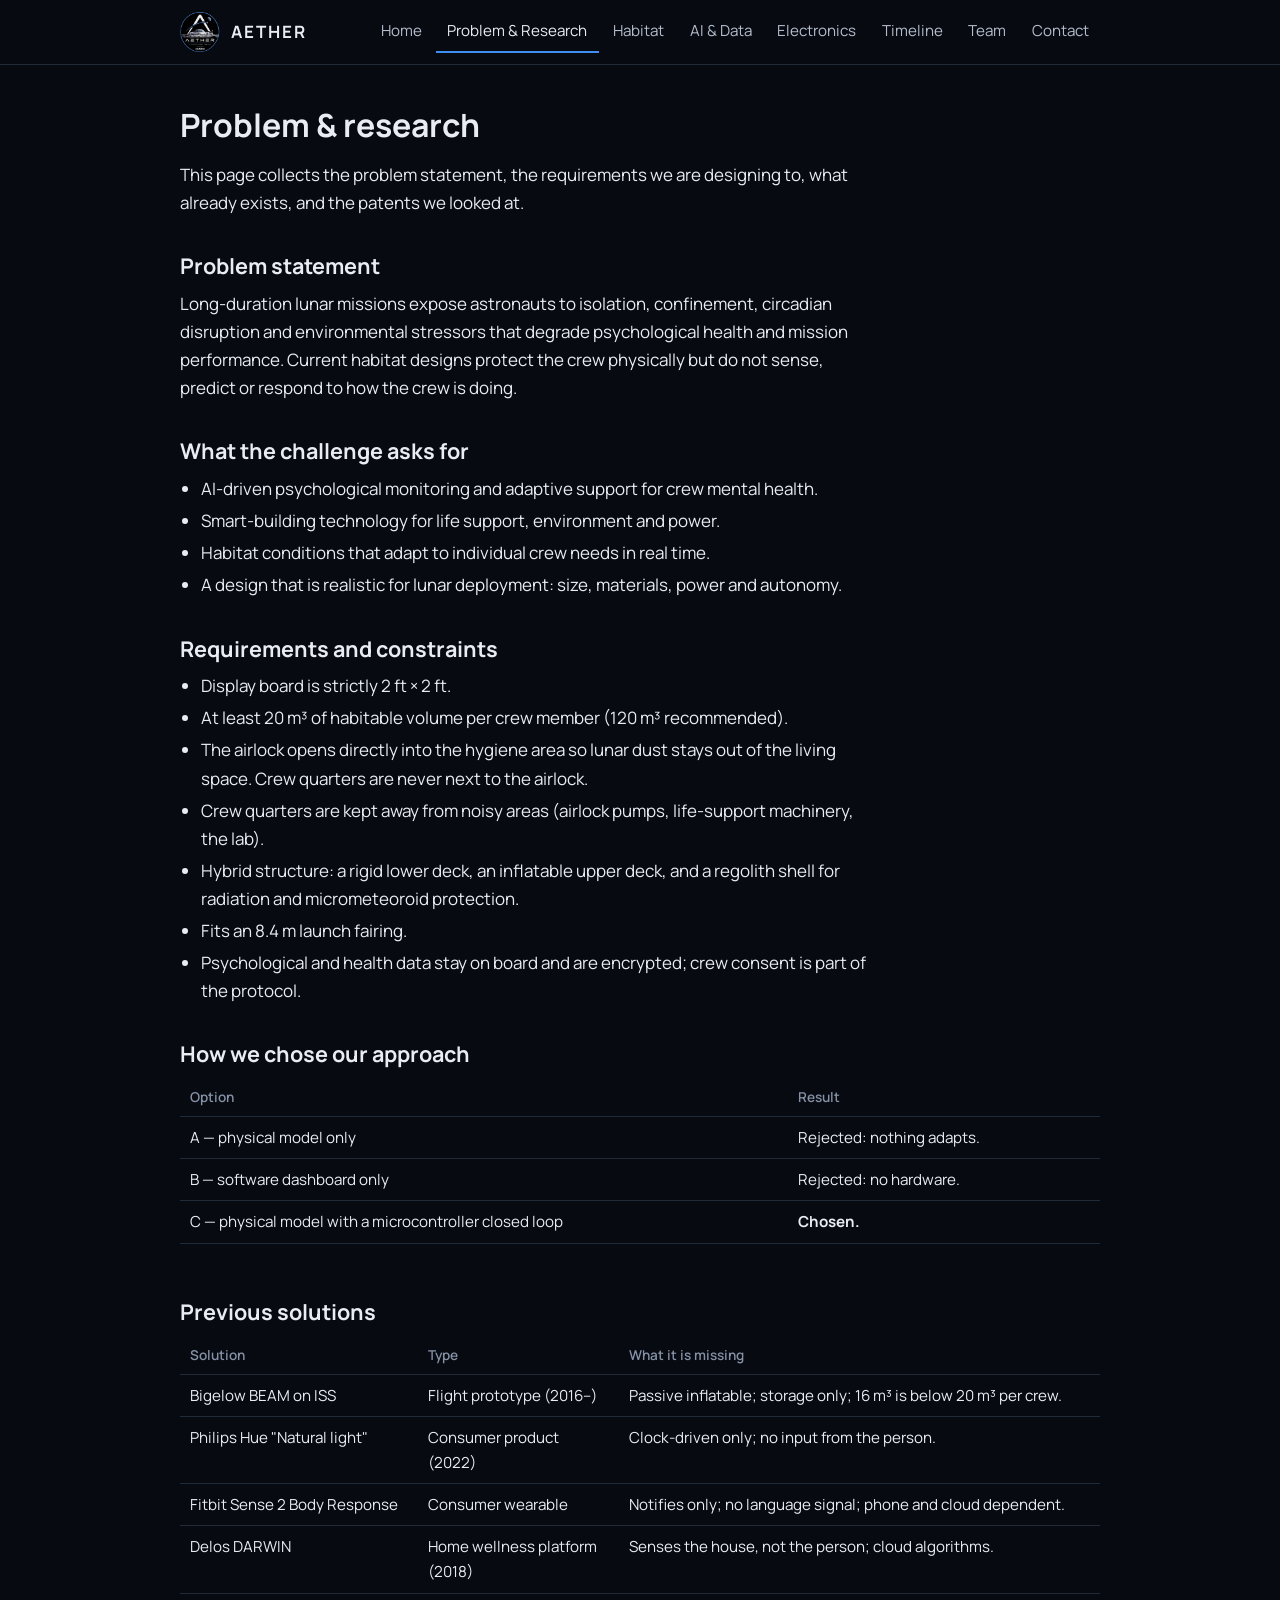
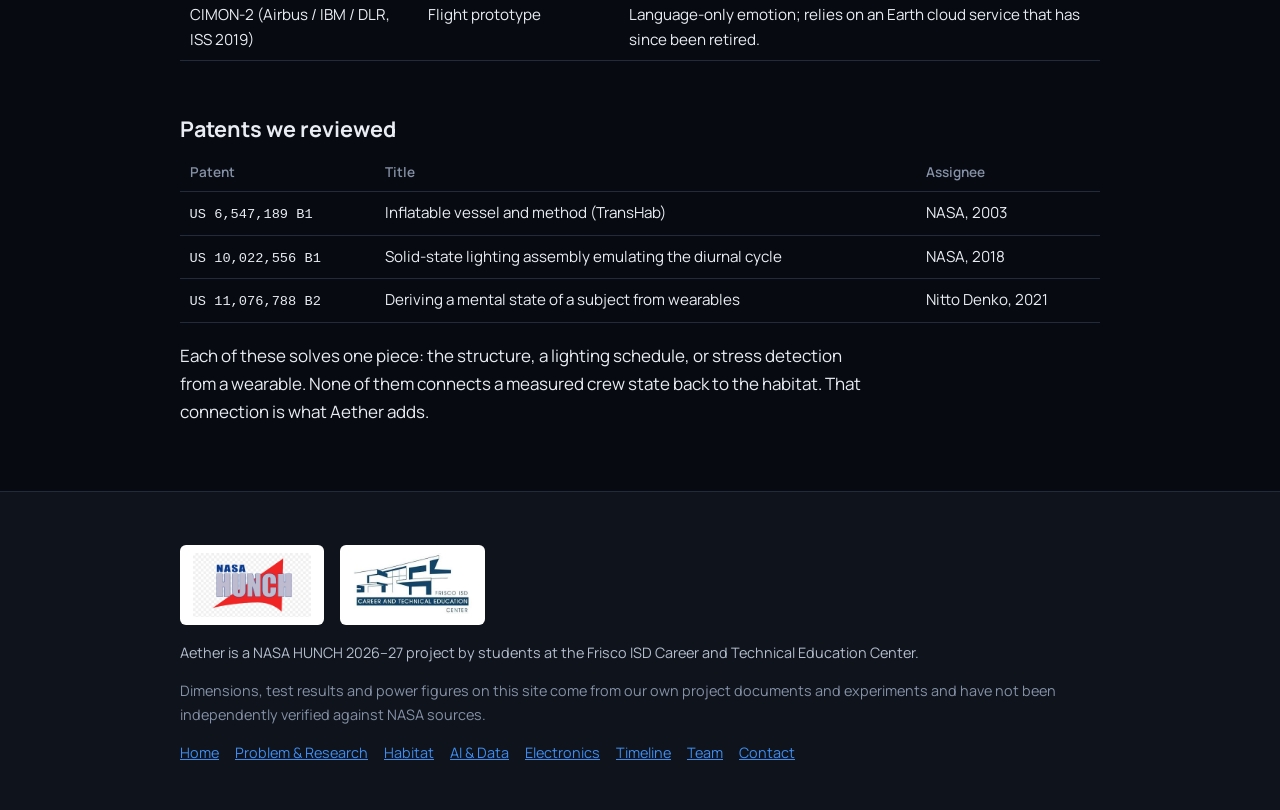
<file: problem.html>
<!doctype html>
<html lang="en">
<head>
<meta charset="utf-8">
<meta name="viewport" content="width=device-width, initial-scale=1, viewport-fit=cover">
<title>Problem &amp; Research — Aether</title>
<meta name="description" content="Problem statement, requirements, previous solutions and patents.">
<link rel="icon" type="image/png" href="assets/favicon.png">
<link rel="stylesheet" href="https://fonts.googleapis.com/css2?family=Manrope:wght@400;600;700&display=swap">
<link rel="stylesheet" href="css/aether.css">
</head>
<body>
<header><div class="wrap">
  <a class="brand" href="index.html"><img src="assets/favicon.png" alt="Aether logo">AETHER</a>
  <button class="nav-toggle" id="navToggle" aria-expanded="false" aria-controls="nav">Menu</button>
  <nav id="nav"><a href="index.html">Home</a><a href="problem.html" class="active">Problem &amp; Research</a><a href="habitat.html">Habitat</a><a href="ai.html">AI &amp; Data</a><a href="electronics.html">Electronics</a><a href="timeline.html">Timeline</a><a href="team.html">Team</a><a href="contact.html">Contact</a></nav>
</div></header>
<main><div class="wrap">

<h1>Problem &amp; research</h1>
<p>This page collects the problem statement, the requirements we are designing to, what already exists, and the patents we looked at.</p>

<h2>Problem statement</h2>
<p>Long-duration lunar missions expose astronauts to isolation, confinement, circadian disruption and environmental stressors that degrade psychological health and mission performance. Current habitat designs protect the crew physically but do not sense, predict or respond to how the crew is doing.</p>

<h2>What the challenge asks for</h2>
<ul>
  <li>AI-driven psychological monitoring and adaptive support for crew mental health.</li>
  <li>Smart-building technology for life support, environment and power.</li>
  <li>Habitat conditions that adapt to individual crew needs in real time.</li>
  <li>A design that is realistic for lunar deployment: size, materials, power and autonomy.</li>
</ul>

<h2>Requirements and constraints</h2>
<ul>
  <li>Display board is strictly 2 ft × 2 ft.</li>
  <li>At least 20 m³ of habitable volume per crew member (120 m³ recommended).</li>
  <li>The airlock opens directly into the hygiene area so lunar dust stays out of the living space. Crew quarters are never next to the airlock.</li>
  <li>Crew quarters are kept away from noisy areas (airlock pumps, life-support machinery, the lab).</li>
  <li>Hybrid structure: a rigid lower deck, an inflatable upper deck, and a regolith shell for radiation and micrometeoroid protection.</li>
  <li>Fits an 8.4 m launch fairing.</li>
  <li>Psychological and health data stay on board and are encrypted; crew consent is part of the protocol.</li>
</ul>

<h2>How we chose our approach</h2>
<div class="table-wrap"><table><thead><tr><th class="">Option</th><th class="">Result</th></tr></thead><tbody><tr><td class="">A — physical model only</td><td class="">Rejected: nothing adapts.</td></tr><tr><td class="">B — software dashboard only</td><td class="">Rejected: no hardware.</td></tr><tr><td class="">C — physical model with a microcontroller closed loop</td><td class=""><b>Chosen.</b></td></tr></tbody></table></div>

<h2>Previous solutions</h2>
<div class="table-wrap"><table><thead><tr><th class="">Solution</th><th class="">Type</th><th class="">What it is missing</th></tr></thead><tbody><tr><td class="">Bigelow BEAM on ISS</td><td class="">Flight prototype (2016–)</td><td class="">Passive inflatable; storage only; 16 m³ is below 20 m³ per crew.</td></tr><tr><td class="">Philips Hue &quot;Natural light&quot;</td><td class="">Consumer product (2022)</td><td class="">Clock-driven only; no input from the person.</td></tr><tr><td class="">Fitbit Sense 2 Body Response</td><td class="">Consumer wearable</td><td class="">Notifies only; no language signal; phone and cloud dependent.</td></tr><tr><td class="">Delos DARWIN</td><td class="">Home wellness platform (2018)</td><td class="">Senses the house, not the person; cloud algorithms.</td></tr><tr><td class="">CIMON-2 (Airbus / IBM / DLR, ISS 2019)</td><td class="">Flight prototype</td><td class="">Language-only emotion; relies on an Earth cloud service that has since been retired.</td></tr></tbody></table></div>

<h2>Patents we reviewed</h2>
<div class="table-wrap"><table><thead><tr><th class="">Patent</th><th class="">Title</th><th class="">Assignee</th></tr></thead><tbody><tr><td class=""><span class="mono">US 6,547,189 B1</span></td><td class="">Inflatable vessel and method (TransHab)</td><td class="">NASA, 2003</td></tr><tr><td class=""><span class="mono">US 10,022,556 B1</span></td><td class="">Solid-state lighting assembly emulating the diurnal cycle</td><td class="">NASA, 2018</td></tr><tr><td class=""><span class="mono">US 11,076,788 B2</span></td><td class="">Deriving a mental state of a subject from wearables</td><td class="">Nitto Denko, 2021</td></tr></tbody></table></div>
<p>Each of these solves one piece: the structure, a lighting schedule, or stress detection from a wearable. None of them connects a measured crew state back to the habitat. That connection is what Aether adds.</p>

</div></main>
<footer><div class="wrap">
  <div class="partners">
    <a class="tile" href="https://nasahunch.com" rel="noopener"><img src="assets/nasa-hunch.png" alt="NASA HUNCH"></a>
    <span class="tile"><img src="assets/frisco-cte.png" alt="Frisco ISD Career and Technical Education Center"></span>
  </div>
  <p style="margin-top:1rem">Aether is a NASA HUNCH 2026–27 project by students at the Frisco ISD Career and Technical Education Center.</p>
  <p class="small muted">Dimensions, test results and power figures on this site come from our own project documents and experiments and have not been independently verified against NASA sources.</p>
  <p class="links"><a href="index.html">Home</a><a href="problem.html">Problem &amp; Research</a><a href="habitat.html">Habitat</a><a href="ai.html">AI &amp; Data</a><a href="electronics.html">Electronics</a><a href="timeline.html">Timeline</a><a href="team.html">Team</a><a href="contact.html">Contact</a></p>
</div></footer>
<script>
(function(){var t=document.getElementById("navToggle"),n=document.getElementById("nav");t.addEventListener("click",function(){var o=n.classList.toggle("open");t.setAttribute("aria-expanded",o);});})();
</script>
</body>
</html>
</file>
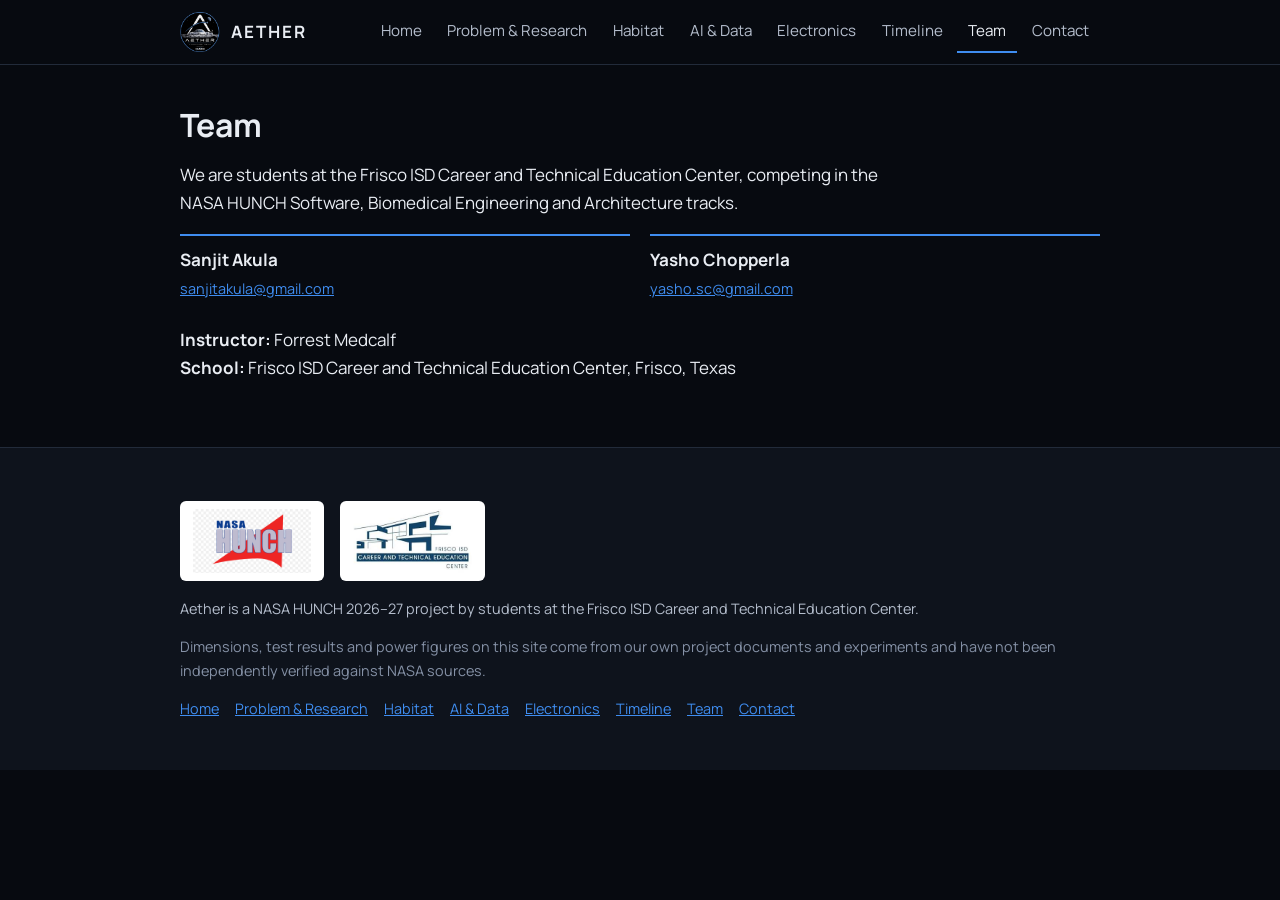
<file: team.html>
<!doctype html>
<html lang="en">
<head>
<meta charset="utf-8">
<meta name="viewport" content="width=device-width, initial-scale=1, viewport-fit=cover">
<title>Team — Aether</title>
<meta name="description" content="The Aether team.">
<link rel="icon" type="image/png" href="assets/favicon.png">
<link rel="stylesheet" href="https://fonts.googleapis.com/css2?family=Manrope:wght@400;600;700&display=swap">
<link rel="stylesheet" href="css/aether.css">
</head>
<body>
<header><div class="wrap">
  <a class="brand" href="index.html"><img src="assets/favicon.png" alt="Aether logo">AETHER</a>
  <button class="nav-toggle" id="navToggle" aria-expanded="false" aria-controls="nav">Menu</button>
  <nav id="nav"><a href="index.html">Home</a><a href="problem.html">Problem &amp; Research</a><a href="habitat.html">Habitat</a><a href="ai.html">AI &amp; Data</a><a href="electronics.html">Electronics</a><a href="timeline.html">Timeline</a><a href="team.html" class="active">Team</a><a href="contact.html">Contact</a></nav>
</div></header>
<main><div class="wrap">

<h1>Team</h1>
<p>We are students at the Frisco ISD Career and Technical Education Center, competing in the NASA HUNCH Software, Biomedical Engineering and Architecture tracks.</p>
<div class="team">
  <div><b>Sanjit Akula</b><span><a href="mailto:sanjitakula@gmail.com">sanjitakula@gmail.com</a></span></div>
  <div><b>Yasho Chopperla</b><span><a href="mailto:yasho.sc@gmail.com">yasho.sc@gmail.com</a></span></div>
</div>
<p><b>Instructor:</b> Forrest Medcalf<br><b>School:</b> Frisco ISD Career and Technical Education Center, Frisco, Texas</p>

</div></main>
<footer><div class="wrap">
  <div class="partners">
    <a class="tile" href="https://nasahunch.com" rel="noopener"><img src="assets/nasa-hunch.png" alt="NASA HUNCH"></a>
    <span class="tile"><img src="assets/frisco-cte.png" alt="Frisco ISD Career and Technical Education Center"></span>
  </div>
  <p style="margin-top:1rem">Aether is a NASA HUNCH 2026–27 project by students at the Frisco ISD Career and Technical Education Center.</p>
  <p class="small muted">Dimensions, test results and power figures on this site come from our own project documents and experiments and have not been independently verified against NASA sources.</p>
  <p class="links"><a href="index.html">Home</a><a href="problem.html">Problem &amp; Research</a><a href="habitat.html">Habitat</a><a href="ai.html">AI &amp; Data</a><a href="electronics.html">Electronics</a><a href="timeline.html">Timeline</a><a href="team.html">Team</a><a href="contact.html">Contact</a></p>
</div></footer>
<script>
(function(){var t=document.getElementById("navToggle"),n=document.getElementById("nav");t.addEventListener("click",function(){var o=n.classList.toggle("open");t.setAttribute("aria-expanded",o);});})();
</script>
</body>
</html>
</file>
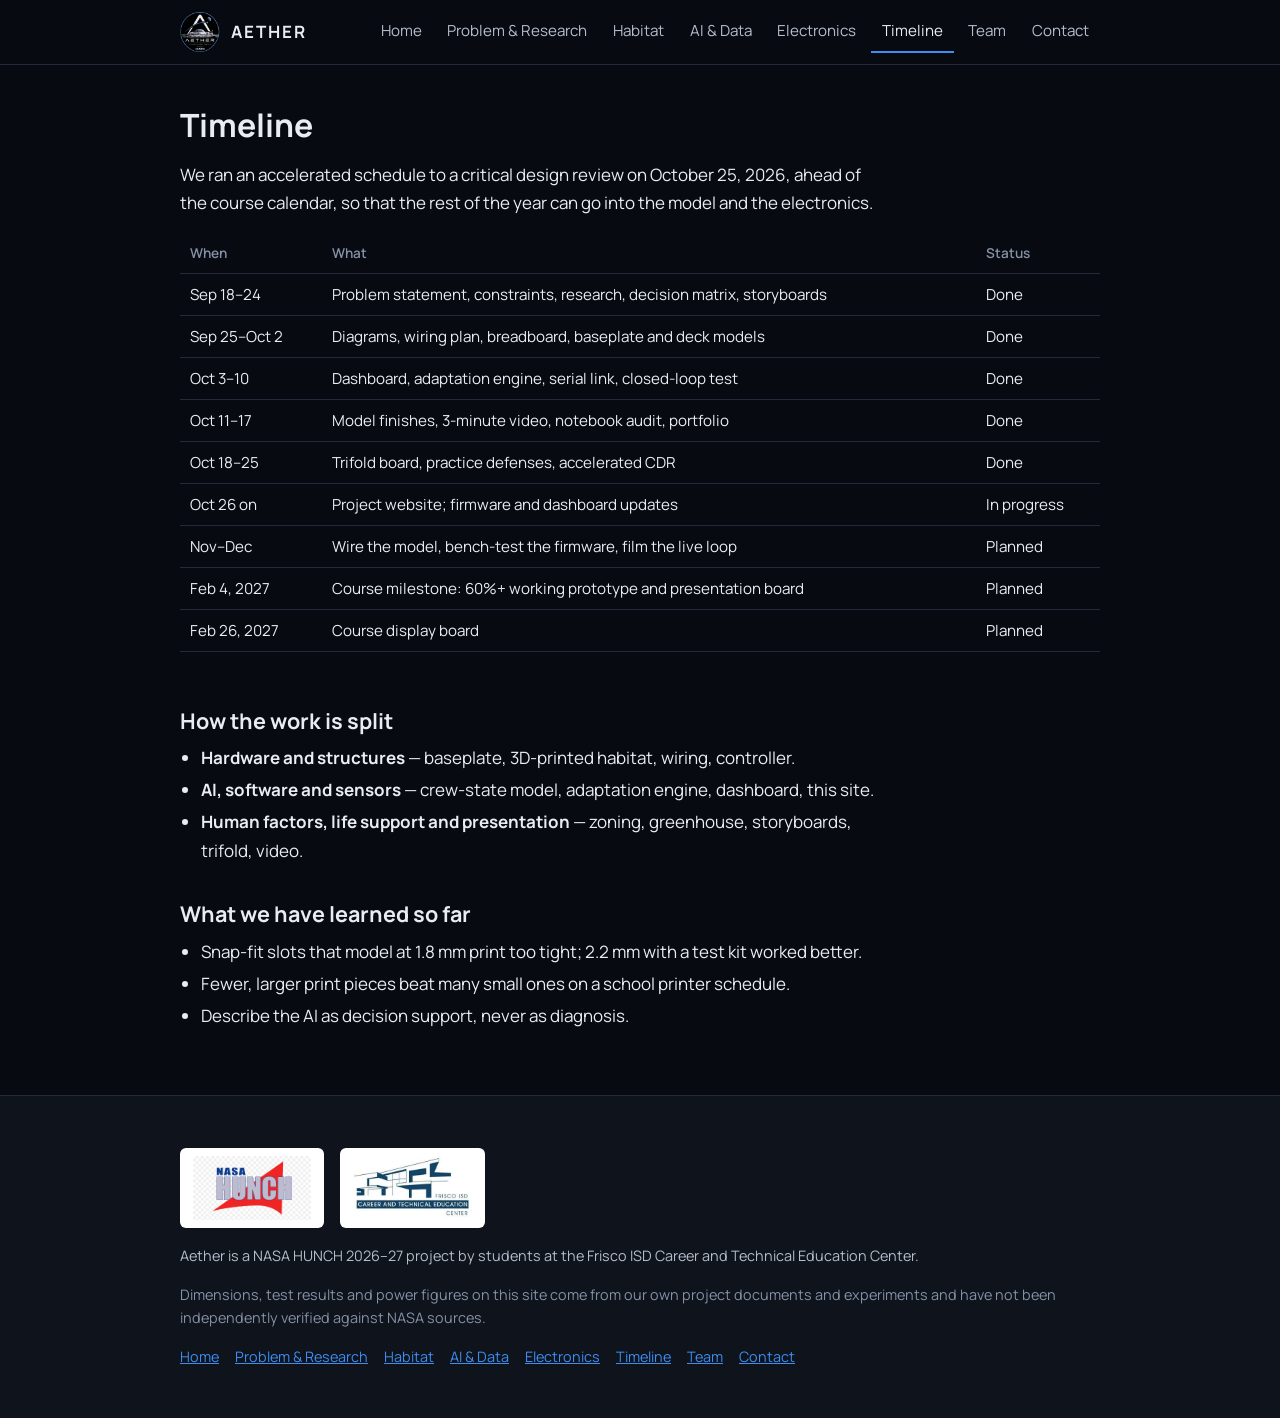
<file: timeline.html>
<!doctype html>
<html lang="en">
<head>
<meta charset="utf-8">
<meta name="viewport" content="width=device-width, initial-scale=1, viewport-fit=cover">
<title>Timeline — Aether</title>
<meta name="description" content="Project schedule.">
<link rel="icon" type="image/png" href="assets/favicon.png">
<link rel="stylesheet" href="https://fonts.googleapis.com/css2?family=Manrope:wght@400;600;700&display=swap">
<link rel="stylesheet" href="css/aether.css">
</head>
<body>
<header><div class="wrap">
  <a class="brand" href="index.html"><img src="assets/favicon.png" alt="Aether logo">AETHER</a>
  <button class="nav-toggle" id="navToggle" aria-expanded="false" aria-controls="nav">Menu</button>
  <nav id="nav"><a href="index.html">Home</a><a href="problem.html">Problem &amp; Research</a><a href="habitat.html">Habitat</a><a href="ai.html">AI &amp; Data</a><a href="electronics.html">Electronics</a><a href="timeline.html" class="active">Timeline</a><a href="team.html">Team</a><a href="contact.html">Contact</a></nav>
</div></header>
<main><div class="wrap">

<h1>Timeline</h1>
<p>We ran an accelerated schedule to a critical design review on October 25, 2026, ahead of the course calendar, so that the rest of the year can go into the model and the electronics.</p>
<div class="table-wrap"><table><thead><tr><th class="">When</th><th class="">What</th><th class="">Status</th></tr></thead><tbody><tr><td class="">Sep 18–24</td><td class="">Problem statement, constraints, research, decision matrix, storyboards</td><td class="">Done</td></tr><tr><td class="">Sep 25–Oct 2</td><td class="">Diagrams, wiring plan, breadboard, baseplate and deck models</td><td class="">Done</td></tr><tr><td class="">Oct 3–10</td><td class="">Dashboard, adaptation engine, serial link, closed-loop test</td><td class="">Done</td></tr><tr><td class="">Oct 11–17</td><td class="">Model finishes, 3-minute video, notebook audit, portfolio</td><td class="">Done</td></tr><tr><td class="">Oct 18–25</td><td class="">Trifold board, practice defenses, accelerated CDR</td><td class="">Done</td></tr><tr><td class="">Oct 26 on</td><td class="">Project website; firmware and dashboard updates</td><td class="">In progress</td></tr><tr><td class="">Nov–Dec</td><td class="">Wire the model, bench-test the firmware, film the live loop</td><td class="">Planned</td></tr><tr><td class="">Feb 4, 2027</td><td class="">Course milestone: 60%+ working prototype and presentation board</td><td class="">Planned</td></tr><tr><td class="">Feb 26, 2027</td><td class="">Course display board</td><td class="">Planned</td></tr></tbody></table></div>

<h2>How the work is split</h2>
<ul>
  <li><b>Hardware and structures</b> — baseplate, 3D-printed habitat, wiring, controller.</li>
  <li><b>AI, software and sensors</b> — crew-state model, adaptation engine, dashboard, this site.</li>
  <li><b>Human factors, life support and presentation</b> — zoning, greenhouse, storyboards, trifold, video.</li>
</ul>

<h2>What we have learned so far</h2>
<ul>
  <li>Snap-fit slots that model at 1.8 mm print too tight; 2.2 mm with a test kit worked better.</li>
  <li>Fewer, larger print pieces beat many small ones on a school printer schedule.</li>
  <li>Describe the AI as decision support, never as diagnosis.</li>
</ul>

</div></main>
<footer><div class="wrap">
  <div class="partners">
    <a class="tile" href="https://nasahunch.com" rel="noopener"><img src="assets/nasa-hunch.png" alt="NASA HUNCH"></a>
    <span class="tile"><img src="assets/frisco-cte.png" alt="Frisco ISD Career and Technical Education Center"></span>
  </div>
  <p style="margin-top:1rem">Aether is a NASA HUNCH 2026–27 project by students at the Frisco ISD Career and Technical Education Center.</p>
  <p class="small muted">Dimensions, test results and power figures on this site come from our own project documents and experiments and have not been independently verified against NASA sources.</p>
  <p class="links"><a href="index.html">Home</a><a href="problem.html">Problem &amp; Research</a><a href="habitat.html">Habitat</a><a href="ai.html">AI &amp; Data</a><a href="electronics.html">Electronics</a><a href="timeline.html">Timeline</a><a href="team.html">Team</a><a href="contact.html">Contact</a></p>
</div></footer>
<script>
(function(){var t=document.getElementById("navToggle"),n=document.getElementById("nav");t.addEventListener("click",function(){var o=n.classList.toggle("open");t.setAttribute("aria-expanded",o);});})();
</script>
</body>
</html>
</file>
<file: css/aether.css>
/* AETHER site — plain dark page. One accent color (the logo blue). */
:root {
  --bg: #070a10;
  --bg-2: #0e131c;
  --line: #222b3a;
  --fg: #e9edf3;
  --fg-2: #b4bdcc;
  --muted: #8591a6;
  --blue: #3f8df0;
  --font: "Manrope", "Segoe UI", Arial, sans-serif;
  --mono: Consolas, Menlo, monospace;
  color-scheme: dark;
}
* { box-sizing: border-box; }
html, body { margin: 0; }
body { background: var(--bg); color: var(--fg); font-family: var(--font); font-size: 17px; line-height: 1.65; }
body::before { content: ""; position: fixed; inset: 0 0 auto; height: env(safe-area-inset-top, 0px); z-index: 20; background: var(--bg); }

h1, h2, h3 { line-height: 1.25; margin: 0 0 .5em; font-weight: 700; }
h1 { font-size: 2rem; }
h2 { font-size: 1.35rem; margin-top: 2.2rem; }
h3 { font-size: 1.05rem; margin-top: 1.4rem; }
p { margin: 0 0 1em; max-width: 70ch; }
ul, ol { padding-left: 1.3rem; margin: 0 0 1em; max-width: 70ch; }
li { margin: .25rem 0; }
a { color: var(--blue); }
.muted { color: var(--muted); }
.small { font-size: .9rem; }
img { max-width: 100%; height: auto; }
:focus-visible { outline: 2px solid var(--blue); outline-offset: 3px; }

.wrap { max-width: 960px; margin: 0 auto; padding-left: max(20px, env(safe-area-inset-left, 0px)); padding-right: max(20px, env(safe-area-inset-right, 0px)); }

header { border-bottom: 1px solid var(--line); background: var(--bg); position: sticky; top: env(safe-area-inset-top, 0px); z-index: 10; }
header .wrap { display: flex; align-items: center; gap: 1.2rem; min-height: 64px; flex-wrap: wrap; }
.brand { display: flex; align-items: center; gap: .7rem; color: var(--fg); text-decoration: none; font-weight: 700; letter-spacing: .12em; }
.brand img { width: 40px; height: 40px; }
nav { margin-left: auto; display: flex; gap: .2rem; flex-wrap: wrap; }
nav a { color: var(--fg-2); text-decoration: none; padding: .45rem .7rem; border-radius: 4px; font-size: .95rem; }
nav a:hover { color: var(--fg); background: var(--bg-2); }
nav a.active { color: var(--fg); border-bottom: 2px solid var(--blue); border-radius: 0; }
.nav-toggle { display: none; margin-left: auto; font: inherit; color: var(--fg); background: var(--bg-2); border: 1px solid var(--line); border-radius: 4px; padding: .4rem .8rem; }
@media (max-width: 820px) {
  .nav-toggle { display: inline-block; }
  nav { display: none; width: 100%; flex-direction: column; padding-bottom: .6rem; }
  nav.open { display: flex; }
}

main .wrap { padding-block: 2.5rem 3rem; }
.intro { display: grid; grid-template-columns: 1fr 300px; gap: 2.5rem; align-items: center; padding-bottom: 1rem; }
.intro img { width: 100%; max-width: 300px; justify-self: center; }
.intro h1 { font-size: 2.3rem; }
.intro .sub { font-size: 1.15rem; color: var(--fg-2); }
@media (max-width: 760px) { .intro { grid-template-columns: 1fr; } .intro img { order: -1; max-width: 220px; } }

.partners { display: flex; gap: 1rem; flex-wrap: wrap; align-items: center; margin: 1.5rem 0 0; }
.partners .tile { background: #fff; border-radius: 6px; padding: .5rem .8rem; display: inline-flex; align-items: center; height: 80px; }
.partners .tile img { height: 100%; width: auto; }
.partners span { color: var(--muted); font-size: .9rem; }

hr { border: 0; border-top: 1px solid var(--line); margin: 2rem 0; }

table { border-collapse: collapse; width: 100%; font-size: .95rem; margin: 0 0 1.2rem; }
th, td { text-align: left; padding: .5rem .6rem; border-bottom: 1px solid var(--line); vertical-align: top; }
th { color: var(--muted); font-weight: 600; font-size: .85rem; }
.table-wrap { overflow-x: auto; }
td.num, th.num { text-align: right; font-family: var(--mono); font-size: .9rem; }
.mono { font-family: var(--mono); font-size: .9em; }
pre { background: var(--bg-2); border: 1px solid var(--line); border-radius: 4px; padding: .8rem 1rem; overflow-x: auto; font-size: .85rem; }

figure { margin: 1.2rem 0; }
figure svg { width: 100%; height: auto; display: block; background: var(--bg-2); border: 1px solid var(--line); border-radius: 4px; }
figcaption { color: var(--muted); font-size: .88rem; margin-top: .5rem; }

.two { display: grid; grid-template-columns: 1fr 1fr; gap: 2rem; }
.two > * { min-width: 0; }
@media (max-width: 760px) { .two { grid-template-columns: 1fr; } }

.team { display: grid; grid-template-columns: repeat(auto-fit, minmax(200px, 1fr)); gap: 1.2rem; margin-bottom: 1.5rem; }
.team div { border-top: 2px solid var(--blue); padding-top: .6rem; }
.team b { display: block; }
.team span { color: var(--muted); font-size: .9rem; }

label { display: block; margin-bottom: .9rem; font-size: .92rem; color: var(--fg-2); }
input, textarea { display: block; width: 100%; margin-top: .3rem; font: inherit; color: var(--fg); background: var(--bg-2); border: 1px solid var(--line); border-radius: 4px; padding: .55rem .7rem; }
textarea { min-height: 120px; }
button, .btn { font: inherit; font-weight: 600; background: var(--blue); color: #061222; border: 0; border-radius: 4px; padding: .6rem 1.1rem; cursor: pointer; text-decoration: none; display: inline-block; }
.btn.plain { background: transparent; color: var(--fg); border: 1px solid var(--line); }

.status { font-size: .85rem; color: var(--muted); }

footer { border-top: 1px solid var(--line); background: var(--bg-2); }
footer .wrap { padding-block: 1.8rem 2.2rem; }
footer p { max-width: none; font-size: .9rem; color: var(--fg-2); }
footer .links a { margin-right: 1rem; font-size: .9rem; }

@media (prefers-reduced-motion: reduce) { * { animation: none !important; transition: none !important; } }
</file>
